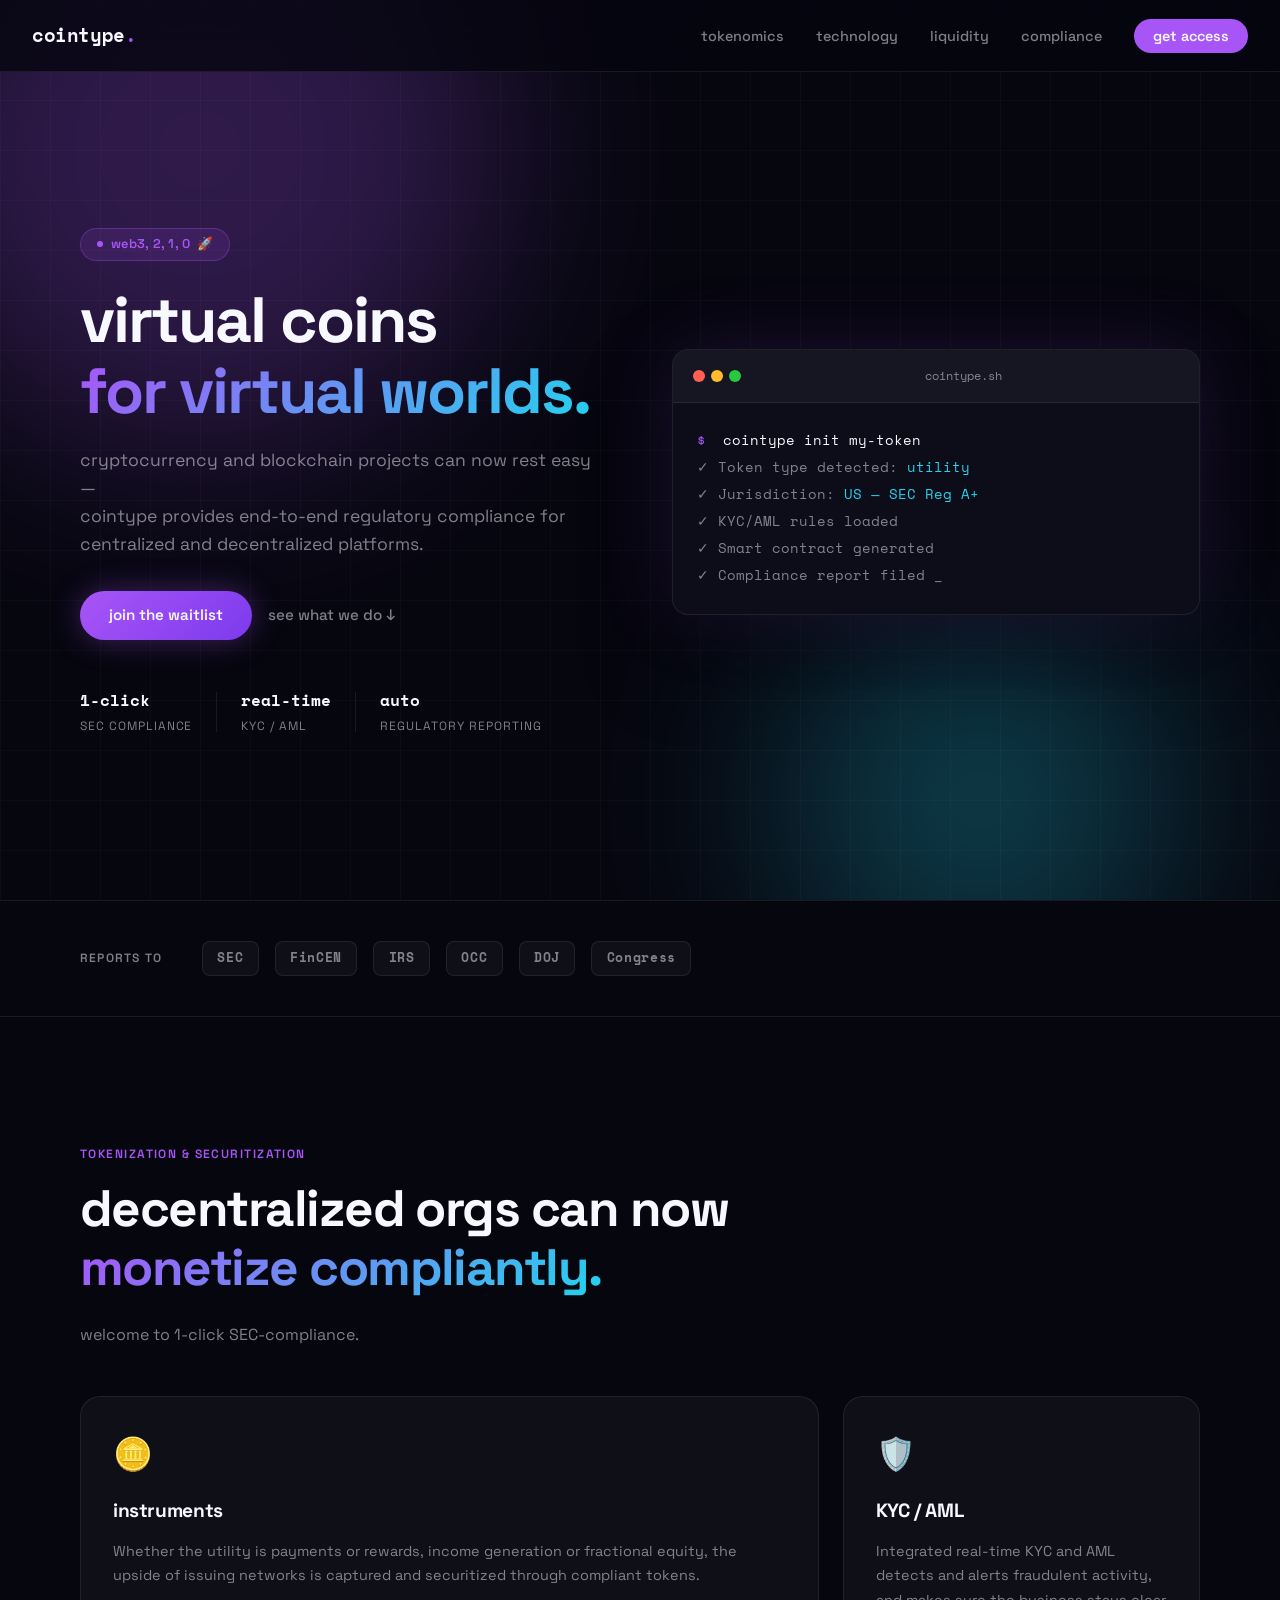
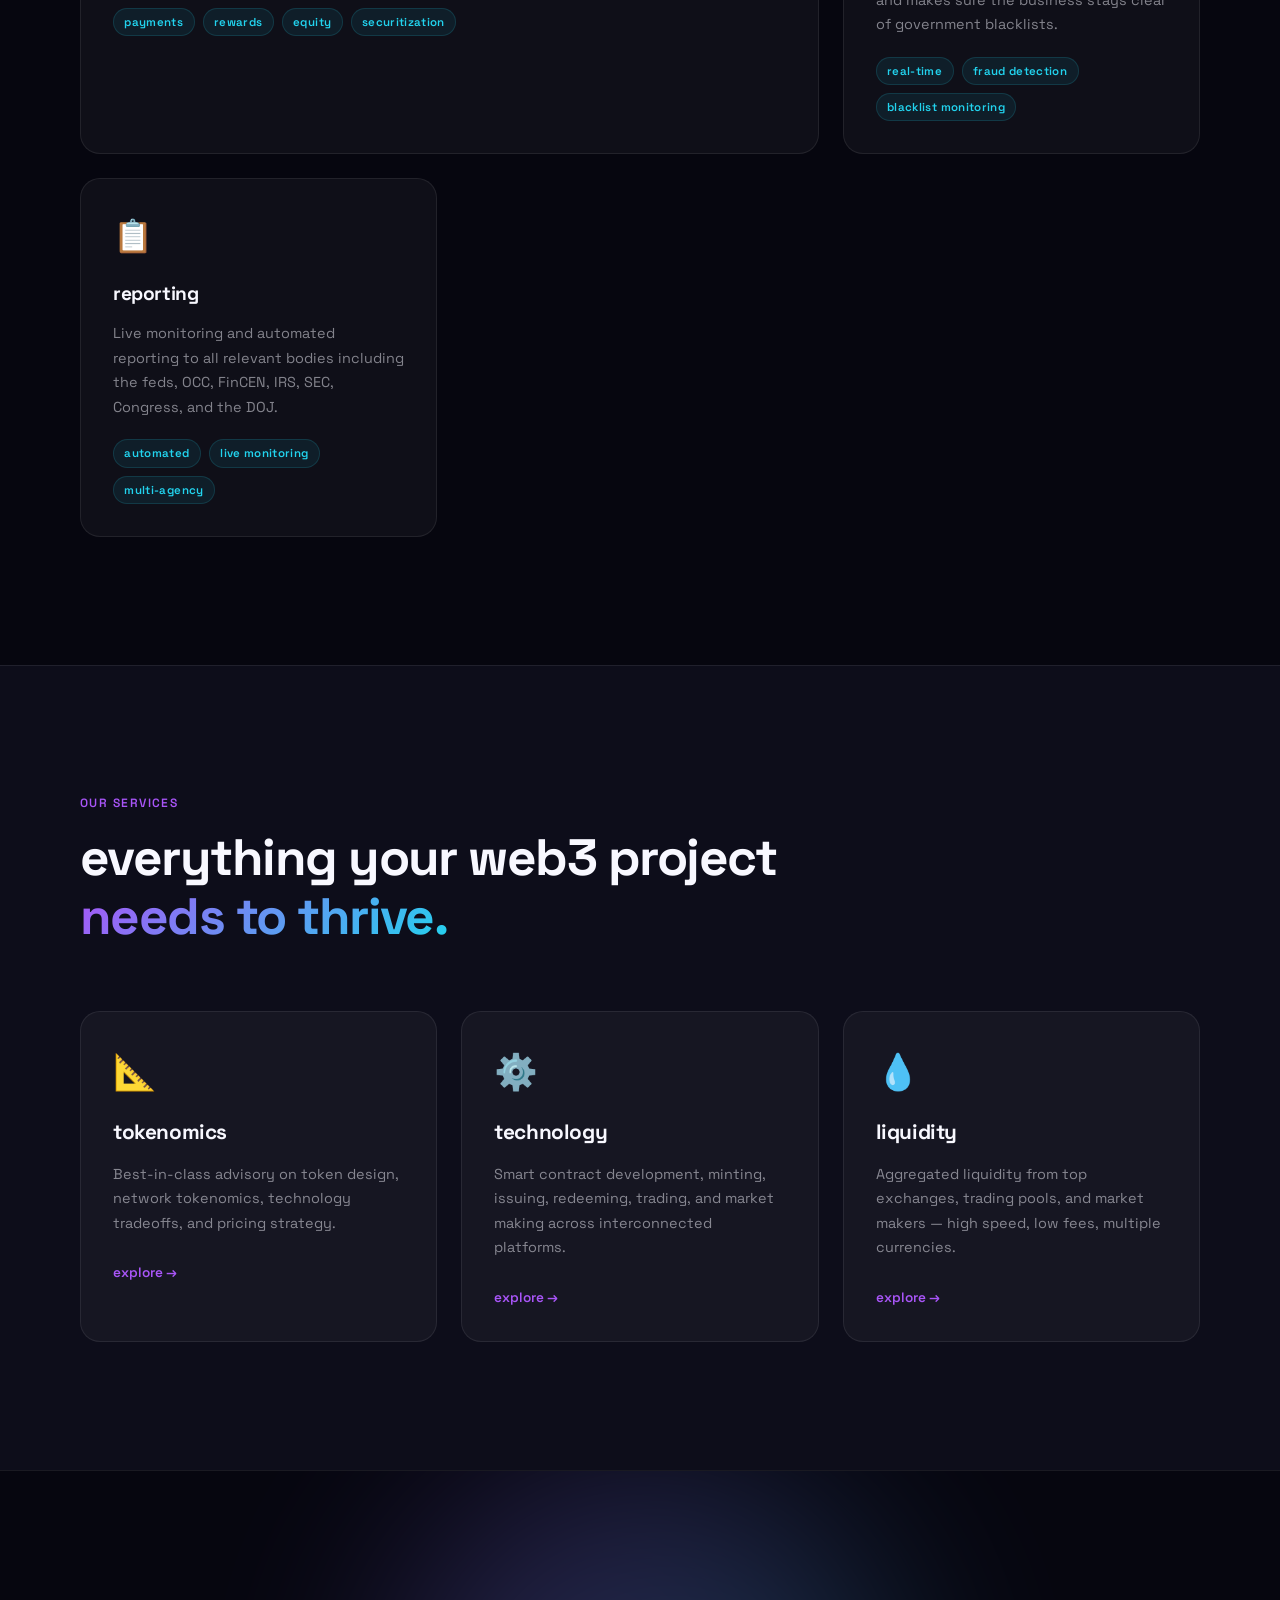
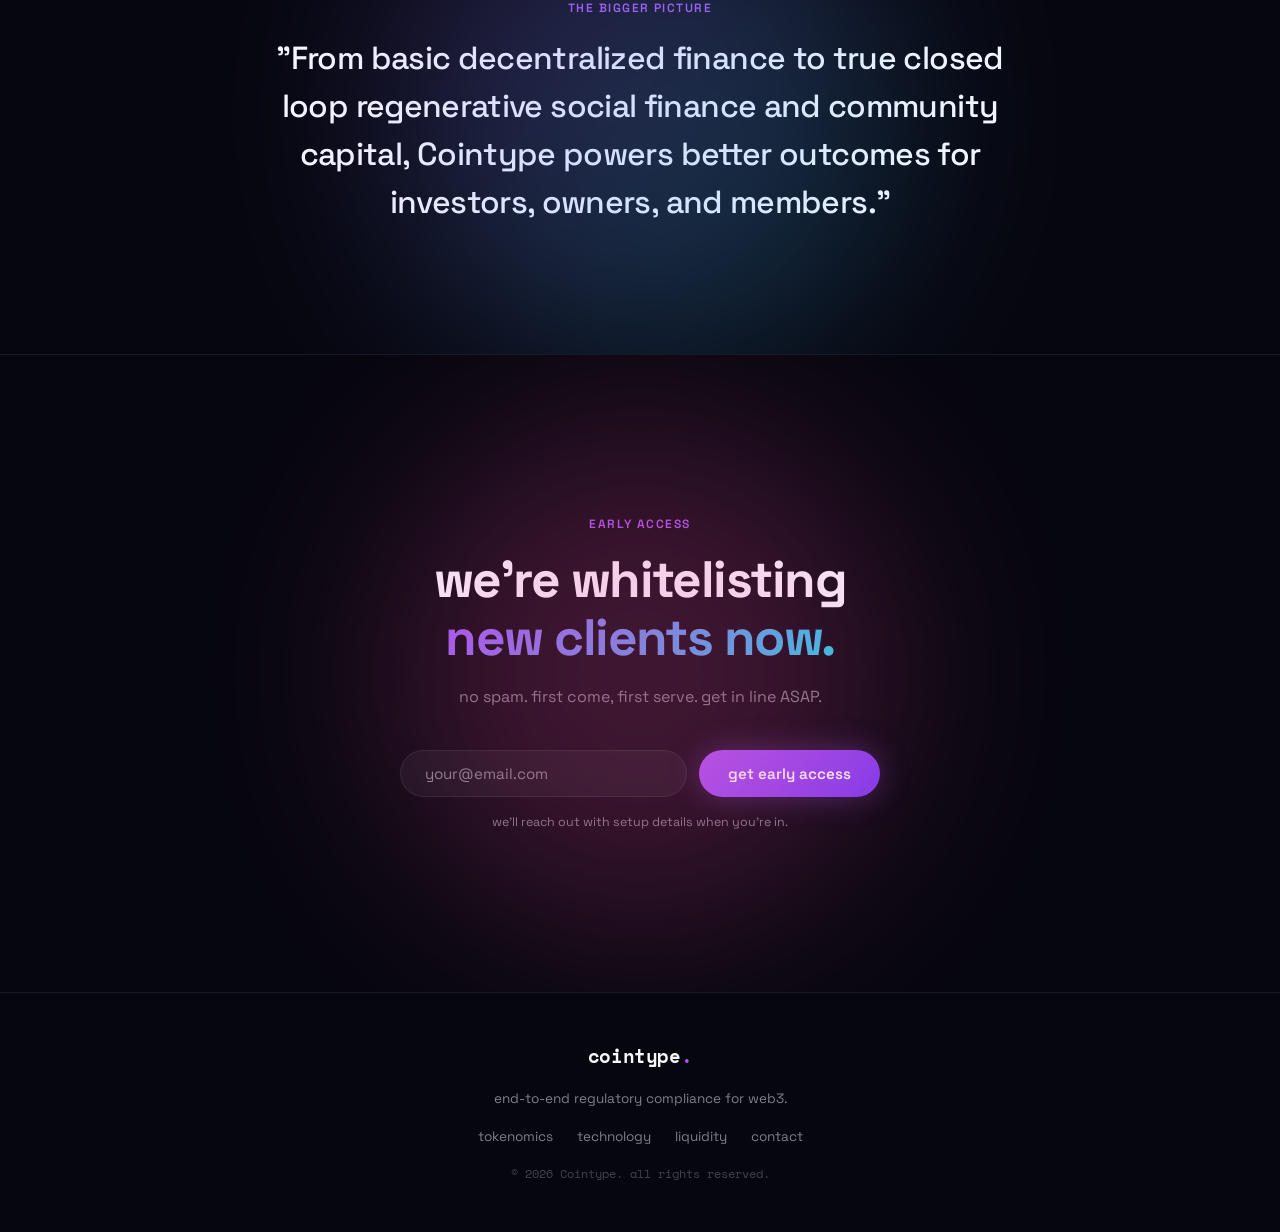
<file: index.html>
<!DOCTYPE html>
<html lang="en">
<head>
  <meta charset="UTF-8" />
  <meta name="viewport" content="width=device-width, initial-scale=1.0" />
  <title>Cointype — Virtual Coins for Virtual Worlds</title>
  <link rel="preconnect" href="https://fonts.googleapis.com" />
  <link rel="preconnect" href="https://fonts.gstatic.com" crossorigin />
  <link href="https://fonts.googleapis.com/css2?family=Space+Grotesk:wght@300;400;500;600;700&family=Space+Mono:wght@400;700&display=swap" rel="stylesheet" />
  <link rel="stylesheet" href="styles.css" />
</head>
<body>

  <!-- NAV -->
  <nav class="nav">
    <a href="index.html" class="nav-logo">cointype<span class="dot">.</span></a>
    <ul class="nav-links">
      <li><a href="tokenomics.html">tokenomics</a></li>
      <li><a href="technology.html">technology</a></li>
      <li><a href="liquidity.html">liquidity</a></li>
      <li><a href="#compliance">compliance</a></li>
      <li><a href="#waitlist" class="nav-cta">get access</a></li>
    </ul>
    <button class="hamburger" aria-label="menu">
      <span></span><span></span><span></span>
    </button>
  </nav>

  <!-- HERO -->
  <section class="hero">
    <div class="hero-bg">
      <div class="orb orb-1"></div>
      <div class="orb orb-2"></div>
      <div class="grid-overlay"></div>
    </div>
    <div class="hero-content">
      <div class="badge">
        <span class="badge-dot"></span>
        web3, 2, 1, 0 &nbsp;🚀
      </div>
      <h1 class="hero-title">
        virtual coins<br />
        <span class="gradient-text">for virtual worlds.</span>
      </h1>
      <p class="hero-sub">
        cryptocurrency and blockchain projects can now rest easy —<br />
        cointype provides end-to-end regulatory compliance for<br />
        centralized and decentralized platforms.
      </p>
      <div class="hero-actions">
        <a href="#waitlist" class="btn-primary">join the waitlist</a>
        <a href="#compliance" class="btn-ghost">see what we do ↓</a>
      </div>
      <div class="hero-stats">
        <div class="stat">
          <span class="stat-num">1-click</span>
          <span class="stat-label">SEC compliance</span>
        </div>
        <div class="stat-div"></div>
        <div class="stat">
          <span class="stat-num">real-time</span>
          <span class="stat-label">KYC / AML</span>
        </div>
        <div class="stat-div"></div>
        <div class="stat">
          <span class="stat-num">auto</span>
          <span class="stat-label">regulatory reporting</span>
        </div>
      </div>
    </div>
    <div class="hero-visual">
      <div class="terminal">
        <div class="terminal-bar">
          <span class="t-dot red"></span>
          <span class="t-dot yellow"></span>
          <span class="t-dot green"></span>
          <span class="t-title">cointype.sh</span>
        </div>
        <div class="terminal-body">
          <p><span class="t-prompt">$</span> cointype init my-token</p>
          <p class="t-out">✓ Token type detected: <span class="t-hl">utility</span></p>
          <p class="t-out">✓ Jurisdiction: <span class="t-hl">US — SEC Reg A+</span></p>
          <p class="t-out">✓ KYC/AML rules loaded</p>
          <p class="t-out">✓ Smart contract generated</p>
          <p class="t-out">✓ Compliance report filed <span class="cursor">_</span></p>
        </div>
      </div>
    </div>
  </section>

  <!-- REPORTS TO -->
  <section class="logos-section">
    <p class="logos-label">reports to</p>
    <div class="logos-row">
      <span class="logo-tag">SEC</span>
      <span class="logo-tag">FinCEN</span>
      <span class="logo-tag">IRS</span>
      <span class="logo-tag">OCC</span>
      <span class="logo-tag">DOJ</span>
      <span class="logo-tag">Congress</span>
    </div>
  </section>

  <!-- COMPLIANCE / TOKENIZATION -->
  <section class="features" id="compliance">
    <div class="section-label">tokenization &amp; securitization</div>
    <h2 class="section-title">decentralized orgs can now<br /><span class="gradient-text">monetize compliantly.</span></h2>
    <p class="section-sub">welcome to 1-click SEC-compliance.</p>

    <div class="features-grid">

      <div class="feature-card card-wide">
        <div class="feature-icon">🪙</div>
        <h3>instruments</h3>
        <p>Whether the utility is payments or rewards, income generation or fractional equity, the upside of issuing networks is captured and securitized through compliant tokens.</p>
        <div class="feature-tags">
          <span>payments</span>
          <span>rewards</span>
          <span>equity</span>
          <span>securitization</span>
        </div>
      </div>

      <div class="feature-card">
        <div class="feature-icon">🛡️</div>
        <h3>KYC / AML</h3>
        <p>Integrated real-time KYC and AML detects and alerts fraudulent activity, and makes sure the business stays clear of government blacklists.</p>
        <div class="feature-tags">
          <span>real-time</span>
          <span>fraud detection</span>
          <span>blacklist monitoring</span>
        </div>
      </div>

      <div class="feature-card">
        <div class="feature-icon">📋</div>
        <h3>reporting</h3>
        <p>Live monitoring and automated reporting to all relevant bodies including the feds, OCC, FinCEN, IRS, SEC, Congress, and the DOJ.</p>
        <div class="feature-tags">
          <span>automated</span>
          <span>live monitoring</span>
          <span>multi-agency</span>
        </div>
      </div>

    </div>
  </section>

  <!-- SERVICES OVERVIEW -->
  <section class="services-overview">
    <div class="section-label">our services</div>
    <h2 class="section-title">everything your web3 project<br /><span class="gradient-text">needs to thrive.</span></h2>

    <div class="services-grid">
      <a href="tokenomics.html" class="service-card">
        <div class="service-icon">📐</div>
        <h3>tokenomics</h3>
        <p>Best-in-class advisory on token design, network tokenomics, technology tradeoffs, and pricing strategy.</p>
        <span class="service-link">explore →</span>
      </a>
      <a href="technology.html" class="service-card">
        <div class="service-icon">⚙️</div>
        <h3>technology</h3>
        <p>Smart contract development, minting, issuing, redeeming, trading, and market making across interconnected platforms.</p>
        <span class="service-link">explore →</span>
      </a>
      <a href="liquidity.html" class="service-card">
        <div class="service-icon">💧</div>
        <h3>liquidity</h3>
        <p>Aggregated liquidity from top exchanges, trading pools, and market makers — high speed, low fees, multiple currencies.</p>
        <span class="service-link">explore →</span>
      </a>
    </div>
  </section>

  <!-- VISION -->
  <section class="vision">
    <div class="vision-inner">
      <div class="orb orb-vision"></div>
      <div class="section-label">the bigger picture</div>
      <blockquote class="vision-quote">
        "From basic decentralized finance to true closed loop regenerative social finance and community capital, Cointype powers better outcomes for investors, owners, and members."
      </blockquote>
    </div>
  </section>

  <!-- WAITLIST -->
  <section class="waitlist" id="waitlist">
    <div class="waitlist-inner">
      <div class="orb orb-3"></div>
      <div class="section-label">early access</div>
      <h2 class="waitlist-title">we're whitelisting<br /><span class="gradient-text">new clients now.</span></h2>
      <p class="waitlist-sub">no spam. first come, first serve. get in line ASAP.</p>
      <form class="waitlist-form" id="waitlistForm">
        <input type="email" placeholder="your@email.com" required class="email-input" />
        <button type="submit" class="btn-primary">get early access</button>
      </form>
      <p class="waitlist-note">we'll reach out with setup details when you're in.</p>
    </div>
  </section>

  <!-- FOOTER -->
  <footer class="footer">
    <div class="footer-inner">
      <a href="index.html" class="nav-logo">cointype<span class="dot">.</span></a>
      <p class="footer-tagline">end-to-end regulatory compliance for web3.</p>
      <div class="footer-links">
        <a href="tokenomics.html">tokenomics</a>
        <a href="technology.html">technology</a>
        <a href="liquidity.html">liquidity</a>
        <a href="mailto:hello@cointype.xyz">contact</a>
      </div>
      <p class="footer-copy">© 2026 Cointype. all rights reserved.</p>
    </div>
  </footer>

  <script src="script.js"></script>
</body>
</html>
</file>
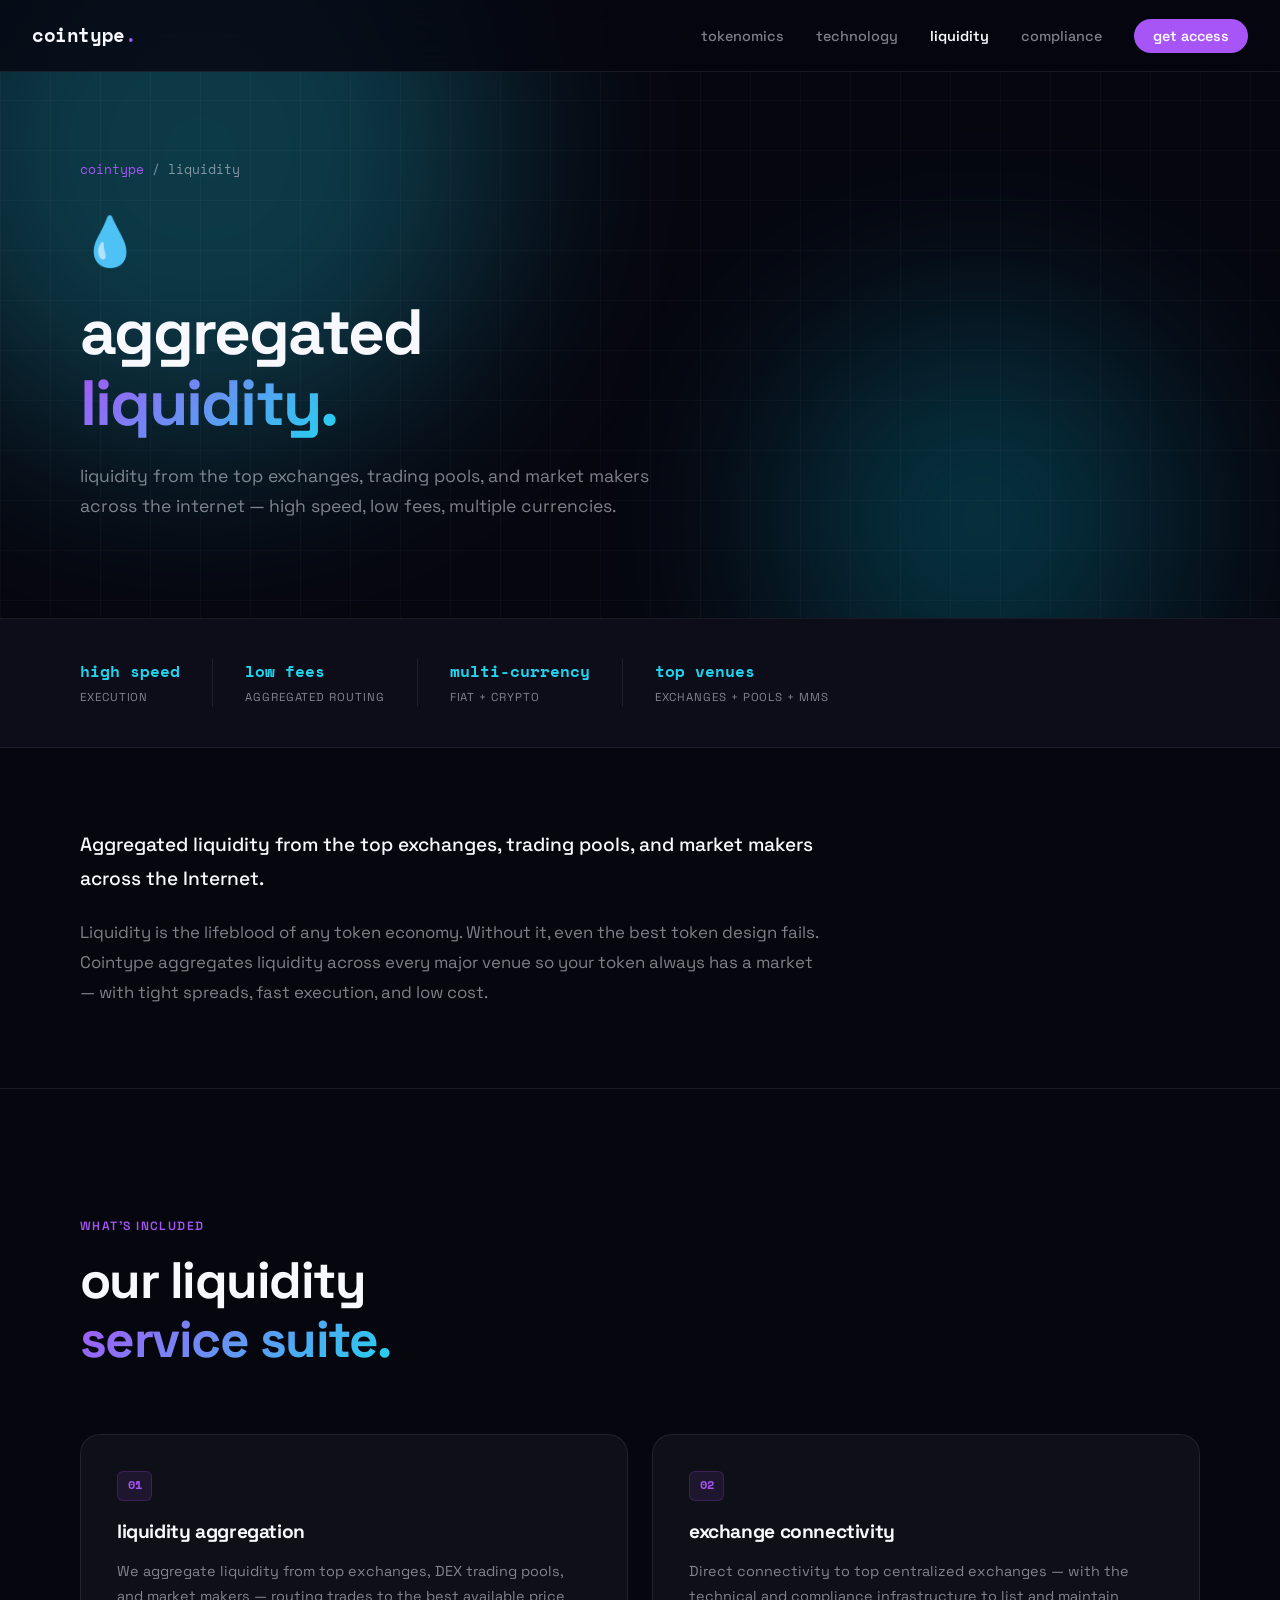
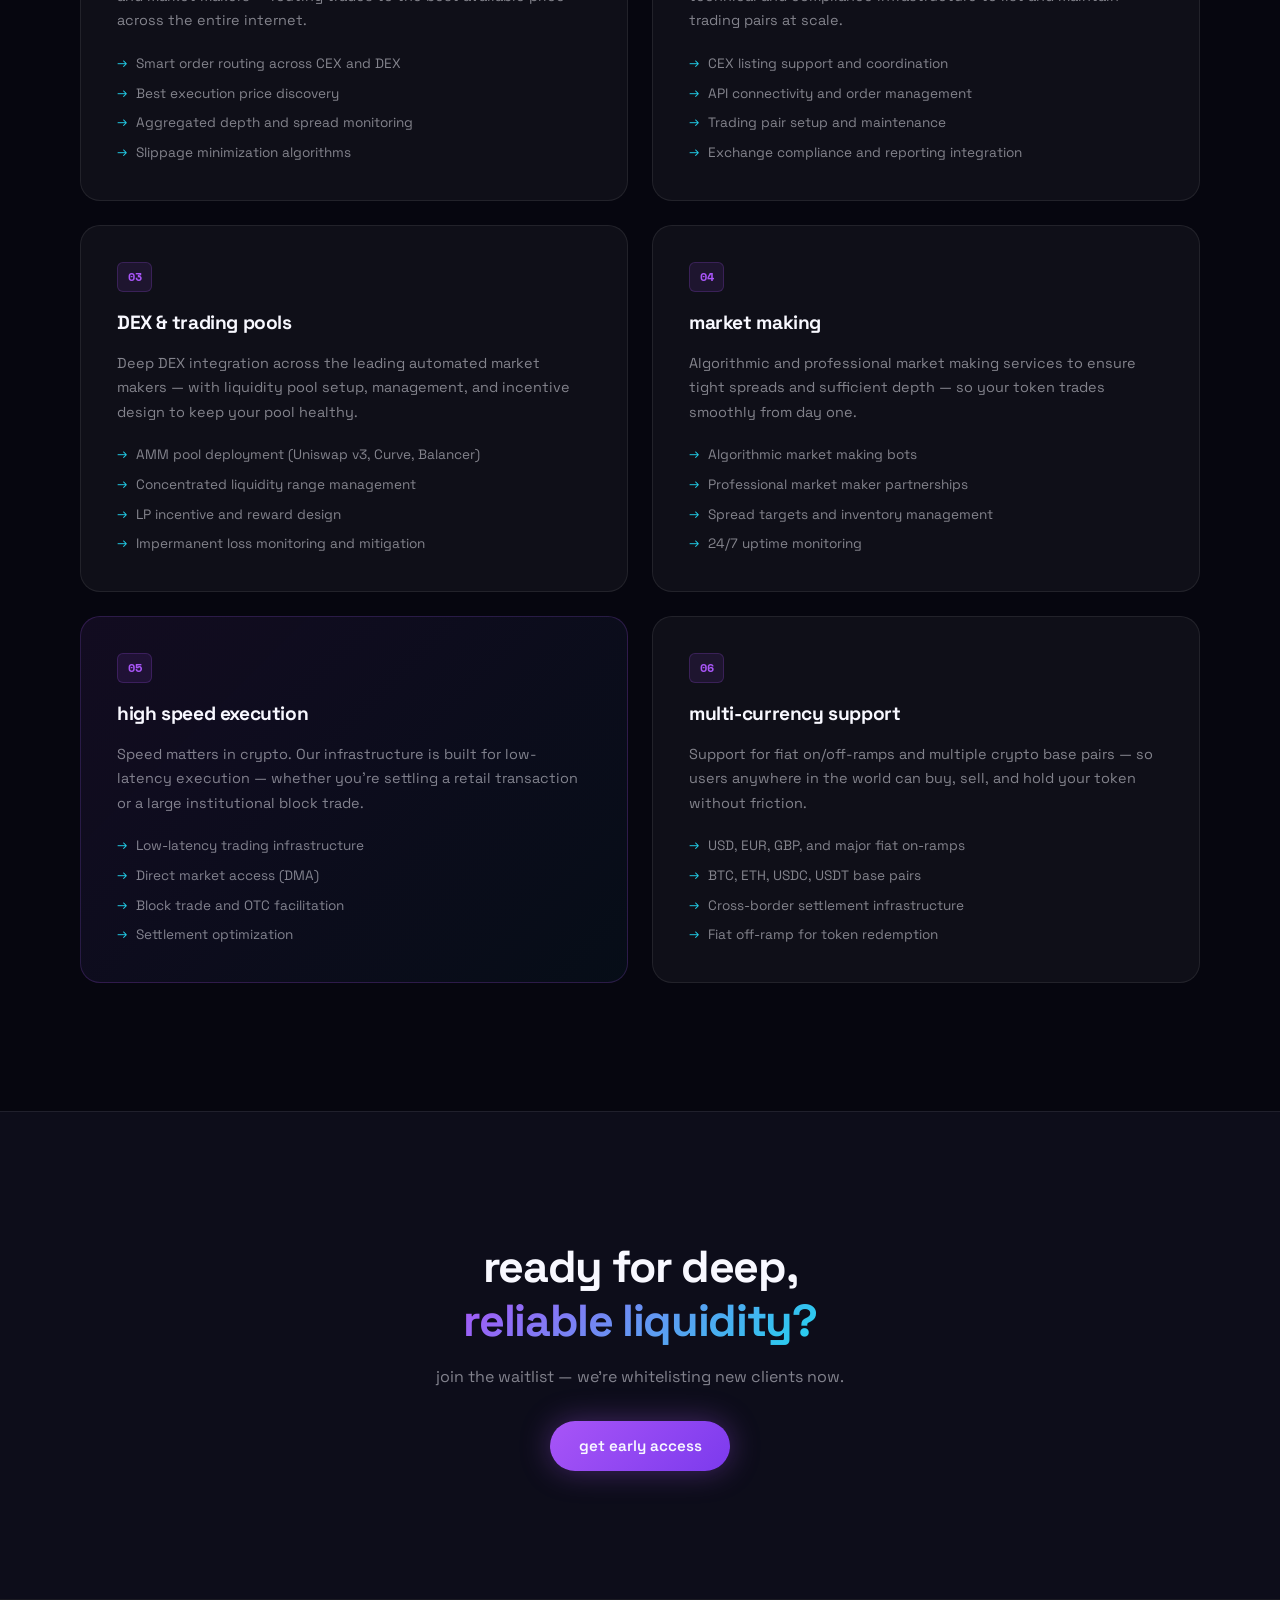
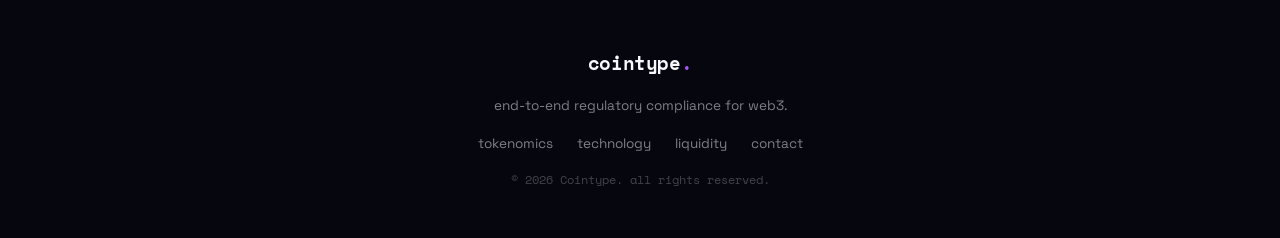
<file: liquidity.html>
<!DOCTYPE html>
<html lang="en">
<head>
  <meta charset="UTF-8" />
  <meta name="viewport" content="width=device-width, initial-scale=1.0" />
  <title>Cointype — Liquidity</title>
  <link rel="preconnect" href="https://fonts.googleapis.com" />
  <link rel="preconnect" href="https://fonts.gstatic.com" crossorigin />
  <link href="https://fonts.googleapis.com/css2?family=Space+Grotesk:wght@300;400;500;600;700&family=Space+Mono:wght@400;700&display=swap" rel="stylesheet" />
  <link rel="stylesheet" href="styles.css" />
</head>
<body>

  <!-- NAV -->
  <nav class="nav">
    <a href="index.html" class="nav-logo">cointype<span class="dot">.</span></a>
    <ul class="nav-links">
      <li><a href="tokenomics.html">tokenomics</a></li>
      <li><a href="technology.html">technology</a></li>
      <li><a href="liquidity.html" class="nav-active">liquidity</a></li>
      <li><a href="index.html#compliance">compliance</a></li>
      <li><a href="index.html#waitlist" class="nav-cta">get access</a></li>
    </ul>
    <button class="hamburger" aria-label="menu">
      <span></span><span></span><span></span>
    </button>
  </nav>

  <!-- PAGE HERO -->
  <section class="page-hero">
    <div class="hero-bg">
      <div class="orb orb-1" style="background: #22d3ee;"></div>
      <div class="orb orb-2" style="background: #06b6d4;"></div>
      <div class="grid-overlay"></div>
    </div>
    <div class="page-hero-content">
      <div class="breadcrumb"><a href="index.html">cointype</a> / liquidity</div>
      <div class="page-hero-icon">💧</div>
      <h1 class="page-title">aggregated<br /><span class="gradient-text">liquidity.</span></h1>
      <p class="page-sub">liquidity from the top exchanges, trading pools, and market makers across the internet — high speed, low fees, multiple currencies.</p>
    </div>
  </section>

  <!-- STATS BAR -->
  <section class="stats-bar">
    <div class="stats-bar-inner">
      <div class="stat-item">
        <span class="stat-big">high speed</span>
        <span class="stat-small">execution</span>
      </div>
      <div class="stat-div-lg"></div>
      <div class="stat-item">
        <span class="stat-big">low fees</span>
        <span class="stat-small">aggregated routing</span>
      </div>
      <div class="stat-div-lg"></div>
      <div class="stat-item">
        <span class="stat-big">multi-currency</span>
        <span class="stat-small">fiat + crypto</span>
      </div>
      <div class="stat-div-lg"></div>
      <div class="stat-item">
        <span class="stat-big">top venues</span>
        <span class="stat-small">exchanges + pools + MMs</span>
      </div>
    </div>
  </section>

  <!-- INTRO -->
  <section class="page-intro">
    <div class="intro-inner">
      <p class="intro-text">Aggregated liquidity from the top exchanges, trading pools, and market makers across the Internet.</p>
      <p class="intro-text">Liquidity is the lifeblood of any token economy. Without it, even the best token design fails. Cointype aggregates liquidity across every major venue so your token always has a market — with tight spreads, fast execution, and low cost.</p>
    </div>
  </section>

  <!-- SERVICES DETAIL -->
  <section class="page-services">
    <div class="section-label">what's included</div>
    <h2 class="section-title">our liquidity<br /><span class="gradient-text">service suite.</span></h2>

    <div class="detail-grid">

      <div class="detail-card">
        <div class="detail-num">01</div>
        <h3>liquidity aggregation</h3>
        <p>We aggregate liquidity from top exchanges, DEX trading pools, and market makers — routing trades to the best available price across the entire internet.</p>
        <ul class="detail-list">
          <li>Smart order routing across CEX and DEX</li>
          <li>Best execution price discovery</li>
          <li>Aggregated depth and spread monitoring</li>
          <li>Slippage minimization algorithms</li>
        </ul>
      </div>

      <div class="detail-card">
        <div class="detail-num">02</div>
        <h3>exchange connectivity</h3>
        <p>Direct connectivity to top centralized exchanges — with the technical and compliance infrastructure to list and maintain trading pairs at scale.</p>
        <ul class="detail-list">
          <li>CEX listing support and coordination</li>
          <li>API connectivity and order management</li>
          <li>Trading pair setup and maintenance</li>
          <li>Exchange compliance and reporting integration</li>
        </ul>
      </div>

      <div class="detail-card">
        <div class="detail-num">03</div>
        <h3>DEX &amp; trading pools</h3>
        <p>Deep DEX integration across the leading automated market makers — with liquidity pool setup, management, and incentive design to keep your pool healthy.</p>
        <ul class="detail-list">
          <li>AMM pool deployment (Uniswap v3, Curve, Balancer)</li>
          <li>Concentrated liquidity range management</li>
          <li>LP incentive and reward design</li>
          <li>Impermanent loss monitoring and mitigation</li>
        </ul>
      </div>

      <div class="detail-card">
        <div class="detail-num">04</div>
        <h3>market making</h3>
        <p>Algorithmic and professional market making services to ensure tight spreads and sufficient depth — so your token trades smoothly from day one.</p>
        <ul class="detail-list">
          <li>Algorithmic market making bots</li>
          <li>Professional market maker partnerships</li>
          <li>Spread targets and inventory management</li>
          <li>24/7 uptime monitoring</li>
        </ul>
      </div>

      <div class="detail-card card-highlight">
        <div class="detail-num">05</div>
        <h3>high speed execution</h3>
        <p>Speed matters in crypto. Our infrastructure is built for low-latency execution — whether you're settling a retail transaction or a large institutional block trade.</p>
        <ul class="detail-list">
          <li>Low-latency trading infrastructure</li>
          <li>Direct market access (DMA)</li>
          <li>Block trade and OTC facilitation</li>
          <li>Settlement optimization</li>
        </ul>
      </div>

      <div class="detail-card">
        <div class="detail-num">06</div>
        <h3>multi-currency support</h3>
        <p>Support for fiat on/off-ramps and multiple crypto base pairs — so users anywhere in the world can buy, sell, and hold your token without friction.</p>
        <ul class="detail-list">
          <li>USD, EUR, GBP, and major fiat on-ramps</li>
          <li>BTC, ETH, USDC, USDT base pairs</li>
          <li>Cross-border settlement infrastructure</li>
          <li>Fiat off-ramp for token redemption</li>
        </ul>
      </div>

    </div>
  </section>

  <!-- CTA -->
  <section class="page-cta">
    <div class="page-cta-inner">
      <h2>ready for deep,<br /><span class="gradient-text">reliable liquidity?</span></h2>
      <p>join the waitlist — we're whitelisting new clients now.</p>
      <a href="index.html#waitlist" class="btn-primary">get early access</a>
    </div>
  </section>

  <!-- FOOTER -->
  <footer class="footer">
    <div class="footer-inner">
      <a href="index.html" class="nav-logo">cointype<span class="dot">.</span></a>
      <p class="footer-tagline">end-to-end regulatory compliance for web3.</p>
      <div class="footer-links">
        <a href="tokenomics.html">tokenomics</a>
        <a href="technology.html">technology</a>
        <a href="liquidity.html">liquidity</a>
        <a href="mailto:hello@cointype.xyz">contact</a>
      </div>
      <p class="footer-copy">© 2026 Cointype. all rights reserved.</p>
    </div>
  </footer>

  <script src="script.js"></script>
</body>
</html>
</file>
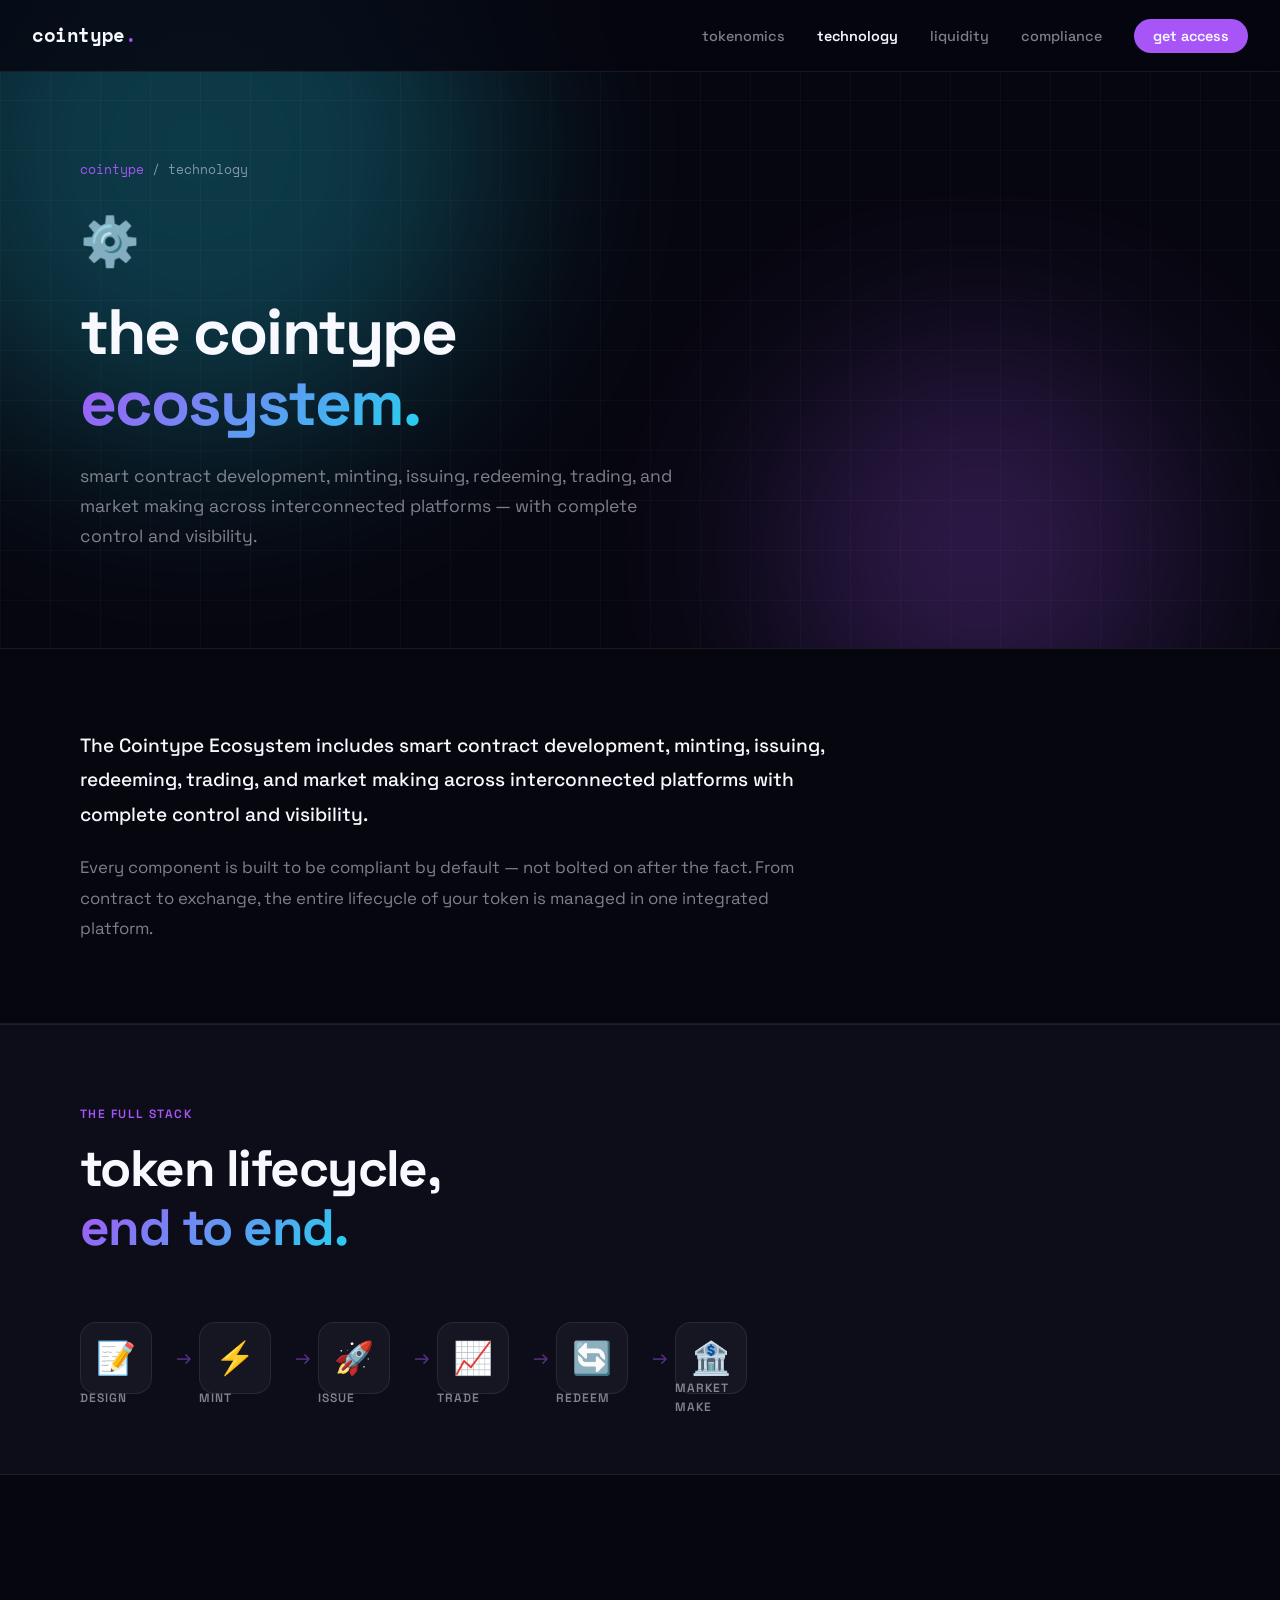
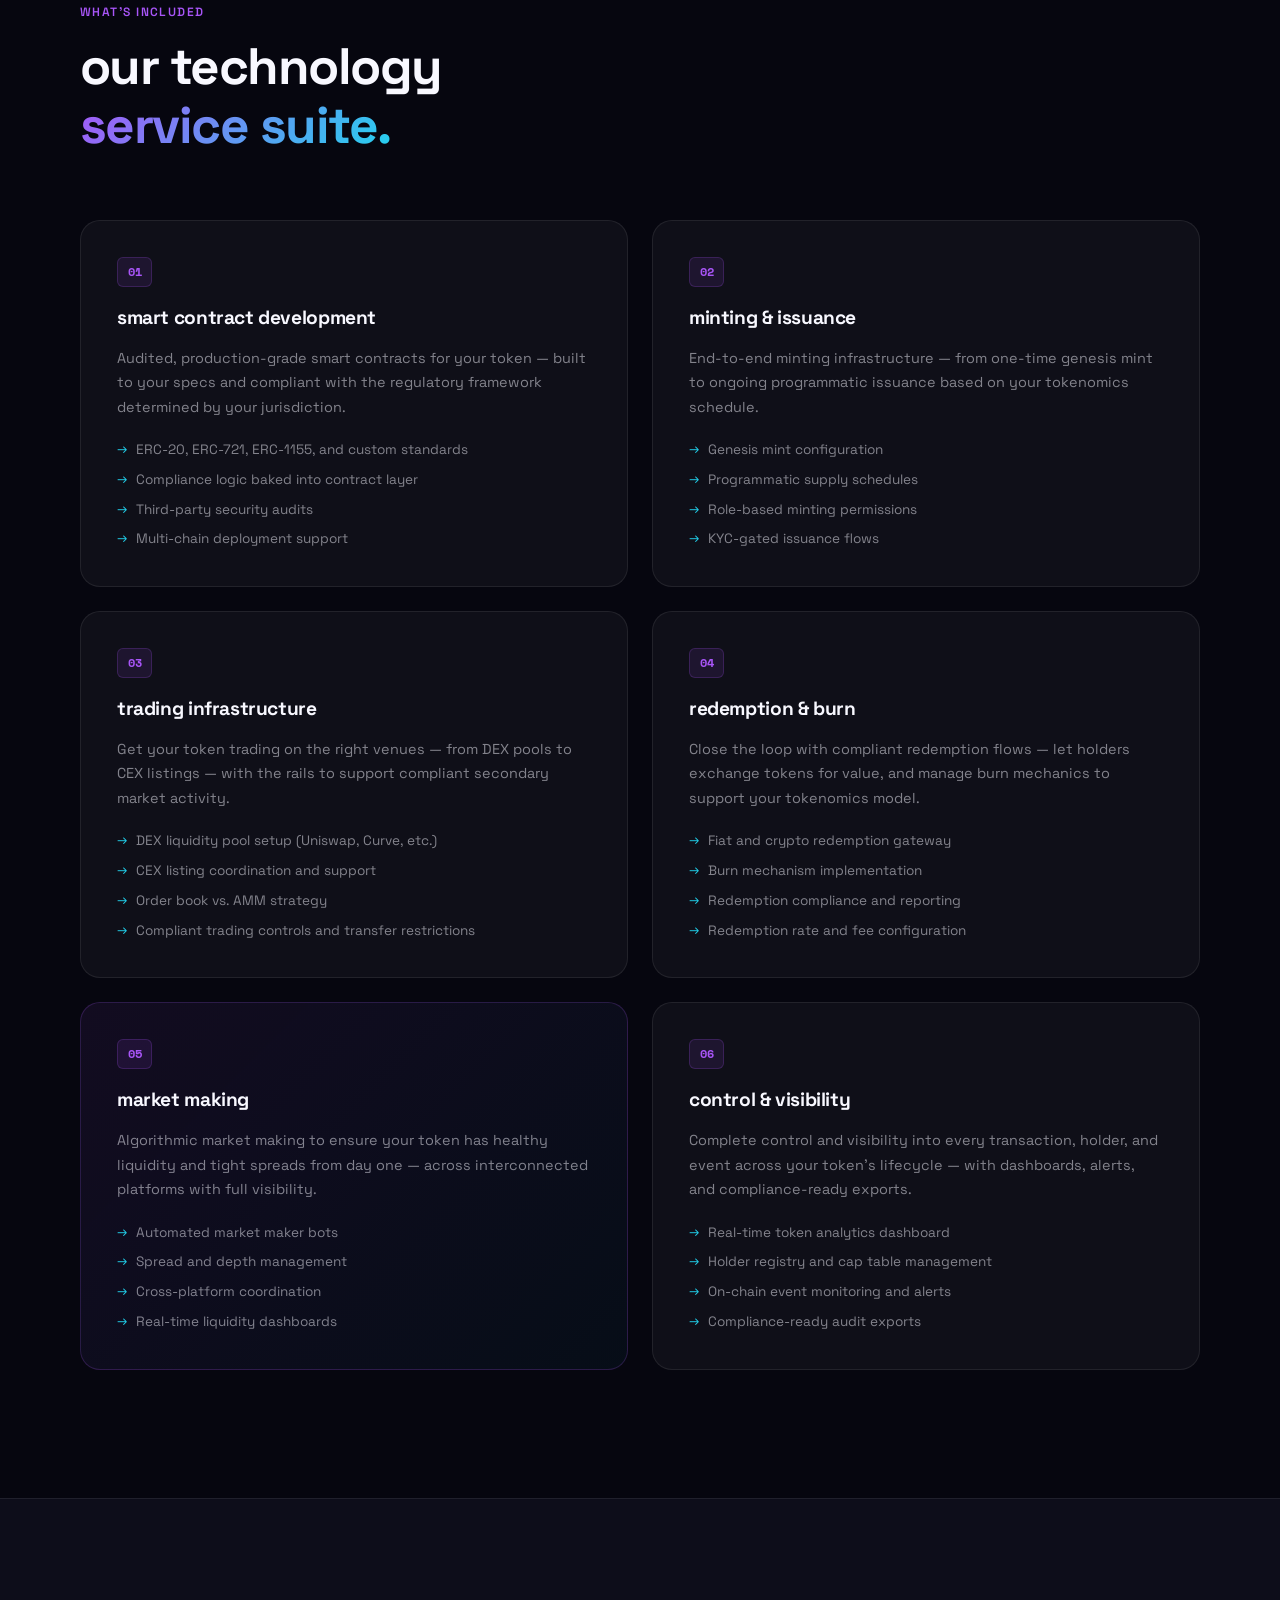
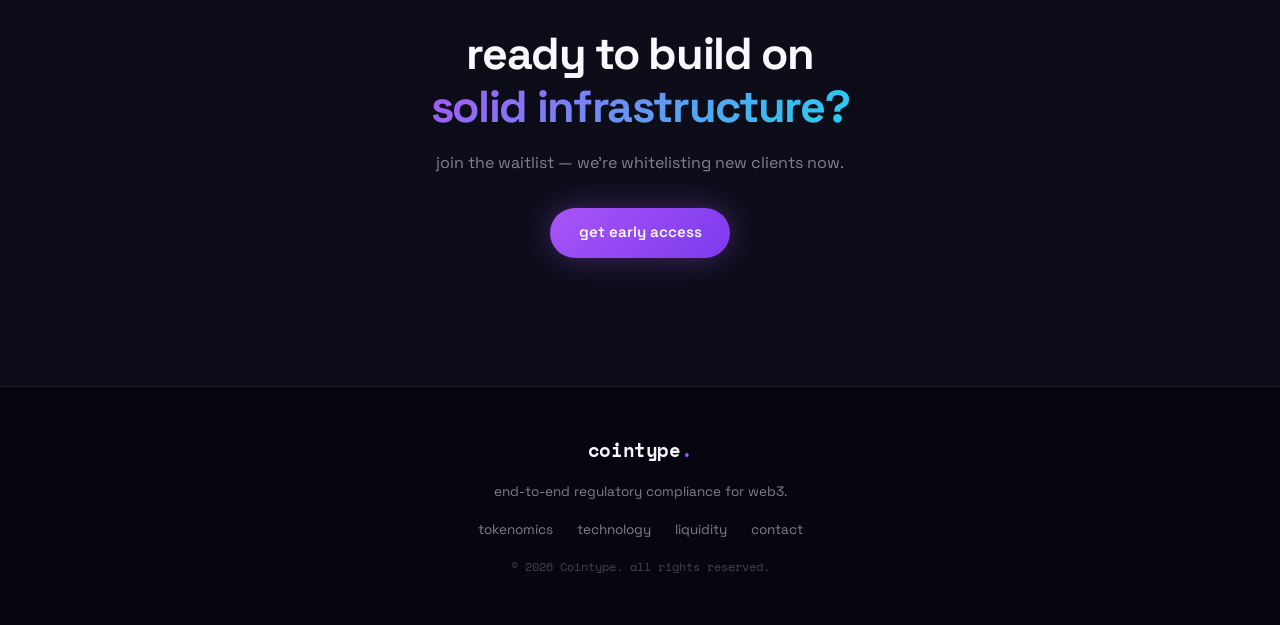
<file: technology.html>
<!DOCTYPE html>
<html lang="en">
<head>
  <meta charset="UTF-8" />
  <meta name="viewport" content="width=device-width, initial-scale=1.0" />
  <title>Cointype — Technology</title>
  <link rel="preconnect" href="https://fonts.googleapis.com" />
  <link rel="preconnect" href="https://fonts.gstatic.com" crossorigin />
  <link href="https://fonts.googleapis.com/css2?family=Space+Grotesk:wght@300;400;500;600;700&family=Space+Mono:wght@400;700&display=swap" rel="stylesheet" />
  <link rel="stylesheet" href="styles.css" />
</head>
<body>

  <!-- NAV -->
  <nav class="nav">
    <a href="index.html" class="nav-logo">cointype<span class="dot">.</span></a>
    <ul class="nav-links">
      <li><a href="tokenomics.html">tokenomics</a></li>
      <li><a href="technology.html" class="nav-active">technology</a></li>
      <li><a href="liquidity.html">liquidity</a></li>
      <li><a href="index.html#compliance">compliance</a></li>
      <li><a href="index.html#waitlist" class="nav-cta">get access</a></li>
    </ul>
    <button class="hamburger" aria-label="menu">
      <span></span><span></span><span></span>
    </button>
  </nav>

  <!-- PAGE HERO -->
  <section class="page-hero">
    <div class="hero-bg">
      <div class="orb orb-1" style="background: var(--cyan);"></div>
      <div class="orb orb-2" style="background: var(--purple);"></div>
      <div class="grid-overlay"></div>
    </div>
    <div class="page-hero-content">
      <div class="breadcrumb"><a href="index.html">cointype</a> / technology</div>
      <div class="page-hero-icon">⚙️</div>
      <h1 class="page-title">the cointype<br /><span class="gradient-text">ecosystem.</span></h1>
      <p class="page-sub">smart contract development, minting, issuing, redeeming, trading, and market making across interconnected platforms — with complete control and visibility.</p>
    </div>
  </section>

  <!-- INTRO -->
  <section class="page-intro">
    <div class="intro-inner">
      <p class="intro-text">The Cointype Ecosystem includes smart contract development, minting, issuing, redeeming, trading, and market making across interconnected platforms with complete control and visibility.</p>
      <p class="intro-text">Every component is built to be compliant by default — not bolted on after the fact. From contract to exchange, the entire lifecycle of your token is managed in one integrated platform.</p>
    </div>
  </section>

  <!-- ECOSYSTEM DIAGRAM -->
  <section class="ecosystem">
    <div class="section-label">the full stack</div>
    <h2 class="section-title">token lifecycle,<br /><span class="gradient-text">end to end.</span></h2>

    <div class="lifecycle">
      <div class="lifecycle-step">
        <div class="lc-icon">📝</div>
        <div class="lc-label">design</div>
        <div class="lc-arrow">→</div>
      </div>
      <div class="lifecycle-step">
        <div class="lc-icon">⚡</div>
        <div class="lc-label">mint</div>
        <div class="lc-arrow">→</div>
      </div>
      <div class="lifecycle-step">
        <div class="lc-icon">🚀</div>
        <div class="lc-label">issue</div>
        <div class="lc-arrow">→</div>
      </div>
      <div class="lifecycle-step">
        <div class="lc-icon">📈</div>
        <div class="lc-label">trade</div>
        <div class="lc-arrow">→</div>
      </div>
      <div class="lifecycle-step">
        <div class="lc-icon">🔄</div>
        <div class="lc-label">redeem</div>
        <div class="lc-arrow">→</div>
      </div>
      <div class="lifecycle-step">
        <div class="lc-icon">🏦</div>
        <div class="lc-label">market make</div>
      </div>
    </div>
  </section>

  <!-- SERVICES DETAIL -->
  <section class="page-services">
    <div class="section-label">what's included</div>
    <h2 class="section-title">our technology<br /><span class="gradient-text">service suite.</span></h2>

    <div class="detail-grid">

      <div class="detail-card">
        <div class="detail-num">01</div>
        <h3>smart contract development</h3>
        <p>Audited, production-grade smart contracts for your token — built to your specs and compliant with the regulatory framework determined by your jurisdiction.</p>
        <ul class="detail-list">
          <li>ERC-20, ERC-721, ERC-1155, and custom standards</li>
          <li>Compliance logic baked into contract layer</li>
          <li>Third-party security audits</li>
          <li>Multi-chain deployment support</li>
        </ul>
      </div>

      <div class="detail-card">
        <div class="detail-num">02</div>
        <h3>minting &amp; issuance</h3>
        <p>End-to-end minting infrastructure — from one-time genesis mint to ongoing programmatic issuance based on your tokenomics schedule.</p>
        <ul class="detail-list">
          <li>Genesis mint configuration</li>
          <li>Programmatic supply schedules</li>
          <li>Role-based minting permissions</li>
          <li>KYC-gated issuance flows</li>
        </ul>
      </div>

      <div class="detail-card">
        <div class="detail-num">03</div>
        <h3>trading infrastructure</h3>
        <p>Get your token trading on the right venues — from DEX pools to CEX listings — with the rails to support compliant secondary market activity.</p>
        <ul class="detail-list">
          <li>DEX liquidity pool setup (Uniswap, Curve, etc.)</li>
          <li>CEX listing coordination and support</li>
          <li>Order book vs. AMM strategy</li>
          <li>Compliant trading controls and transfer restrictions</li>
        </ul>
      </div>

      <div class="detail-card">
        <div class="detail-num">04</div>
        <h3>redemption &amp; burn</h3>
        <p>Close the loop with compliant redemption flows — let holders exchange tokens for value, and manage burn mechanics to support your tokenomics model.</p>
        <ul class="detail-list">
          <li>Fiat and crypto redemption gateway</li>
          <li>Burn mechanism implementation</li>
          <li>Redemption compliance and reporting</li>
          <li>Redemption rate and fee configuration</li>
        </ul>
      </div>

      <div class="detail-card card-highlight">
        <div class="detail-num">05</div>
        <h3>market making</h3>
        <p>Algorithmic market making to ensure your token has healthy liquidity and tight spreads from day one — across interconnected platforms with full visibility.</p>
        <ul class="detail-list">
          <li>Automated market maker bots</li>
          <li>Spread and depth management</li>
          <li>Cross-platform coordination</li>
          <li>Real-time liquidity dashboards</li>
        </ul>
      </div>

      <div class="detail-card">
        <div class="detail-num">06</div>
        <h3>control &amp; visibility</h3>
        <p>Complete control and visibility into every transaction, holder, and event across your token's lifecycle — with dashboards, alerts, and compliance-ready exports.</p>
        <ul class="detail-list">
          <li>Real-time token analytics dashboard</li>
          <li>Holder registry and cap table management</li>
          <li>On-chain event monitoring and alerts</li>
          <li>Compliance-ready audit exports</li>
        </ul>
      </div>

    </div>
  </section>

  <!-- CTA -->
  <section class="page-cta">
    <div class="page-cta-inner">
      <h2>ready to build on<br /><span class="gradient-text">solid infrastructure?</span></h2>
      <p>join the waitlist — we're whitelisting new clients now.</p>
      <a href="index.html#waitlist" class="btn-primary">get early access</a>
    </div>
  </section>

  <!-- FOOTER -->
  <footer class="footer">
    <div class="footer-inner">
      <a href="index.html" class="nav-logo">cointype<span class="dot">.</span></a>
      <p class="footer-tagline">end-to-end regulatory compliance for web3.</p>
      <div class="footer-links">
        <a href="tokenomics.html">tokenomics</a>
        <a href="technology.html">technology</a>
        <a href="liquidity.html">liquidity</a>
        <a href="mailto:hello@cointype.xyz">contact</a>
      </div>
      <p class="footer-copy">© 2026 Cointype. all rights reserved.</p>
    </div>
  </footer>

  <script src="script.js"></script>
</body>
</html>
</file>
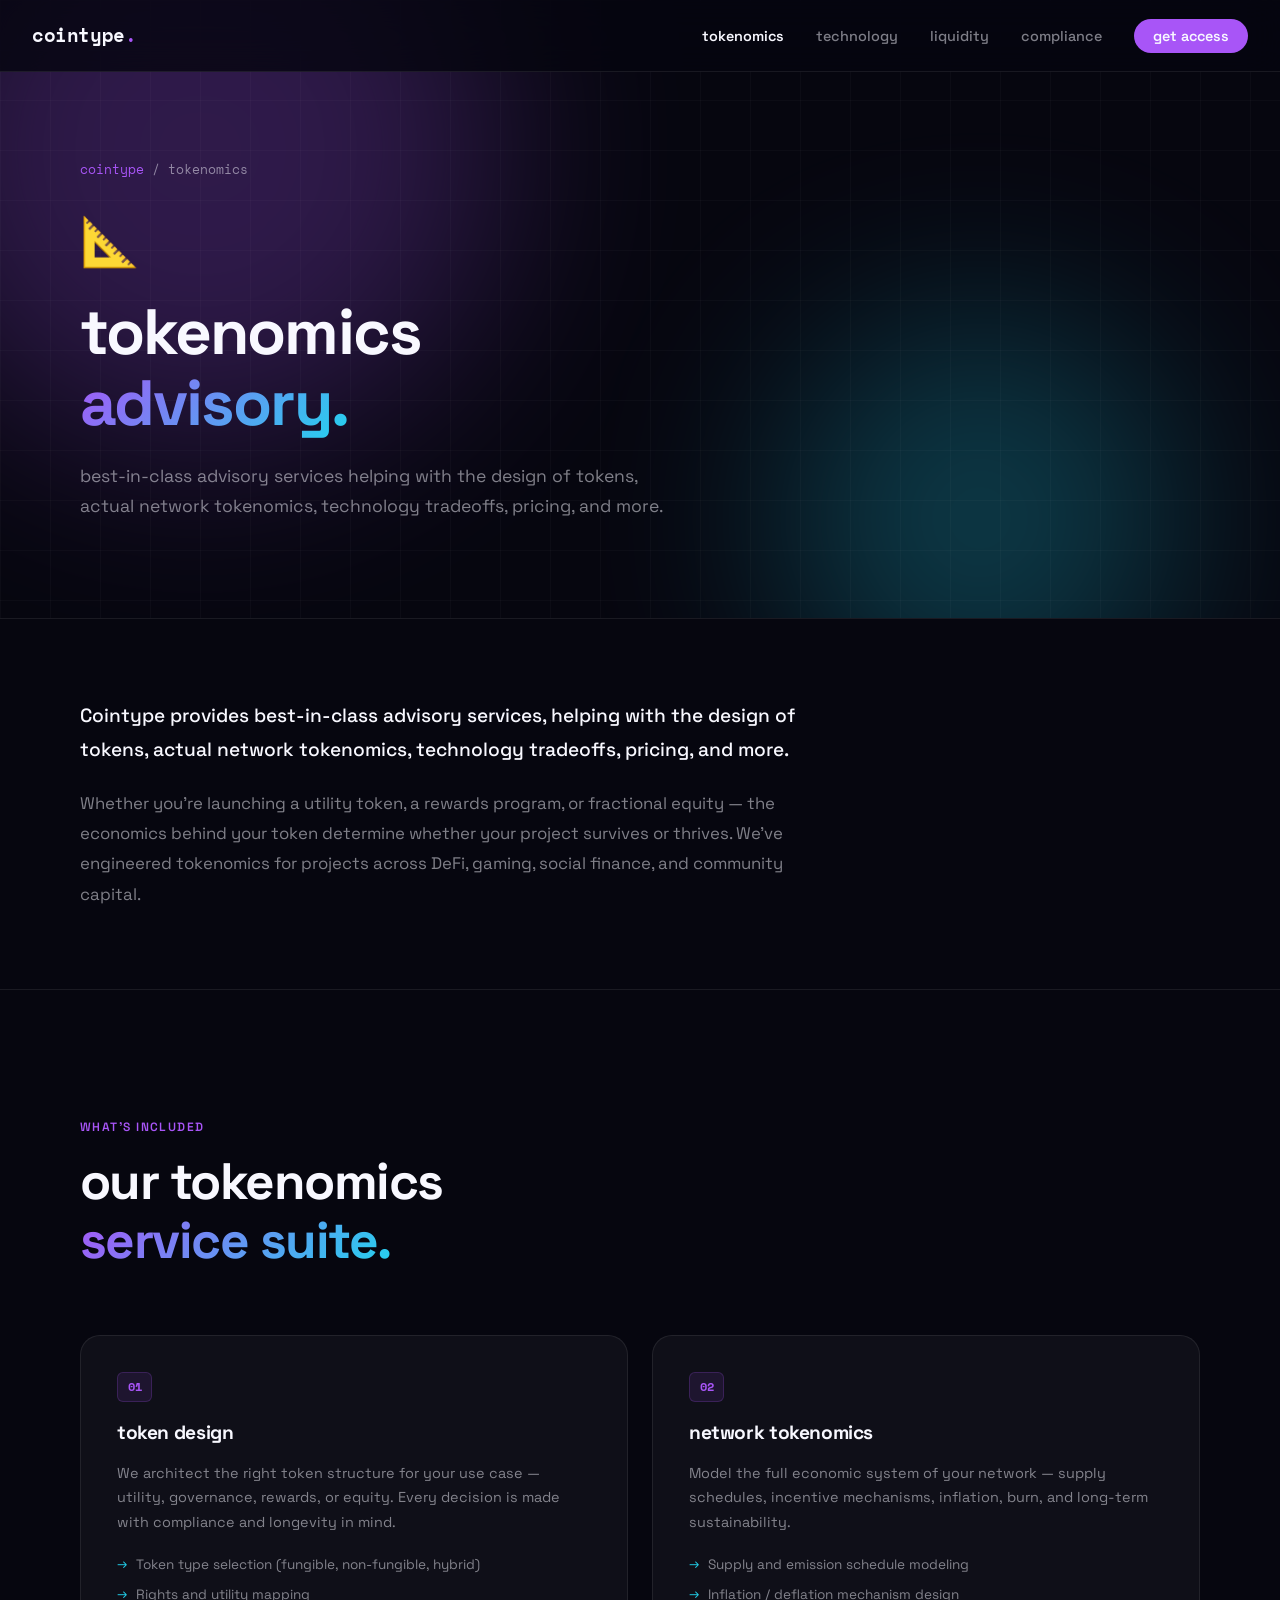
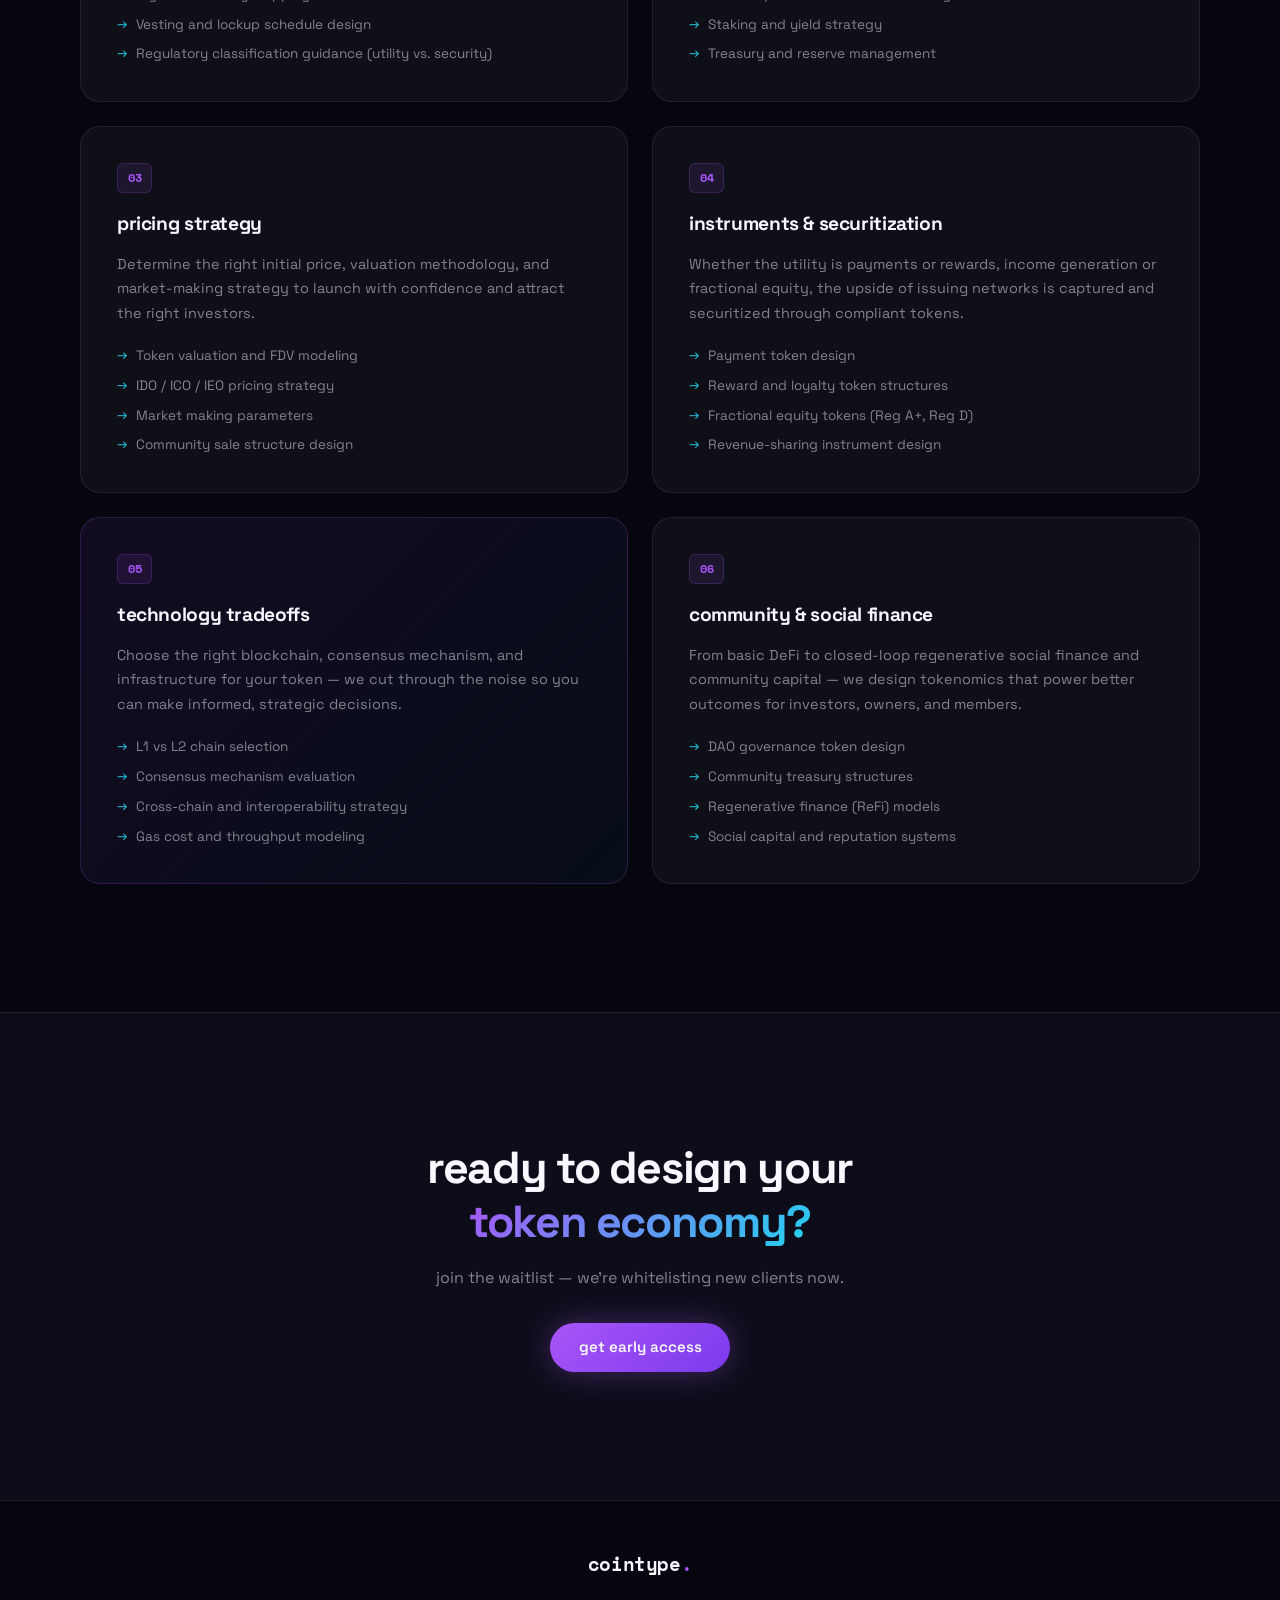
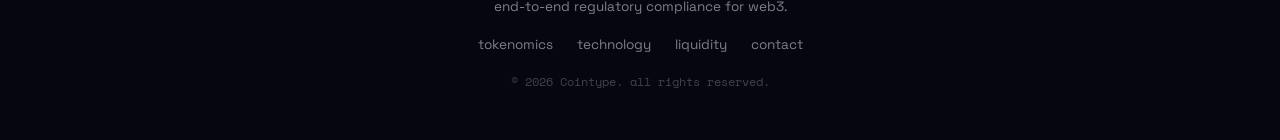
<file: tokenomics.html>
<!DOCTYPE html>
<html lang="en">
<head>
  <meta charset="UTF-8" />
  <meta name="viewport" content="width=device-width, initial-scale=1.0" />
  <title>Cointype — Tokenomics Advisory</title>
  <link rel="preconnect" href="https://fonts.googleapis.com" />
  <link rel="preconnect" href="https://fonts.gstatic.com" crossorigin />
  <link href="https://fonts.googleapis.com/css2?family=Space+Grotesk:wght@300;400;500;600;700&family=Space+Mono:wght@400;700&display=swap" rel="stylesheet" />
  <link rel="stylesheet" href="styles.css" />
</head>
<body>

  <!-- NAV -->
  <nav class="nav">
    <a href="index.html" class="nav-logo">cointype<span class="dot">.</span></a>
    <ul class="nav-links">
      <li><a href="tokenomics.html" class="nav-active">tokenomics</a></li>
      <li><a href="technology.html">technology</a></li>
      <li><a href="liquidity.html">liquidity</a></li>
      <li><a href="index.html#compliance">compliance</a></li>
      <li><a href="index.html#waitlist" class="nav-cta">get access</a></li>
    </ul>
    <button class="hamburger" aria-label="menu">
      <span></span><span></span><span></span>
    </button>
  </nav>

  <!-- PAGE HERO -->
  <section class="page-hero">
    <div class="hero-bg">
      <div class="orb orb-1"></div>
      <div class="orb orb-2"></div>
      <div class="grid-overlay"></div>
    </div>
    <div class="page-hero-content">
      <div class="breadcrumb"><a href="index.html">cointype</a> / tokenomics</div>
      <div class="page-hero-icon">📐</div>
      <h1 class="page-title">tokenomics<br /><span class="gradient-text">advisory.</span></h1>
      <p class="page-sub">best-in-class advisory services helping with the design of tokens, actual network tokenomics, technology tradeoffs, pricing, and more.</p>
    </div>
  </section>

  <!-- INTRO -->
  <section class="page-intro">
    <div class="intro-inner">
      <p class="intro-text">Cointype provides best-in-class advisory services, helping with the design of tokens, actual network tokenomics, technology tradeoffs, pricing, and more.</p>
      <p class="intro-text">Whether you're launching a utility token, a rewards program, or fractional equity — the economics behind your token determine whether your project survives or thrives. We've engineered tokenomics for projects across DeFi, gaming, social finance, and community capital.</p>
    </div>
  </section>

  <!-- SERVICES DETAIL -->
  <section class="page-services">
    <div class="section-label">what's included</div>
    <h2 class="section-title">our tokenomics<br /><span class="gradient-text">service suite.</span></h2>

    <div class="detail-grid">

      <div class="detail-card">
        <div class="detail-num">01</div>
        <h3>token design</h3>
        <p>We architect the right token structure for your use case — utility, governance, rewards, or equity. Every decision is made with compliance and longevity in mind.</p>
        <ul class="detail-list">
          <li>Token type selection (fungible, non-fungible, hybrid)</li>
          <li>Rights and utility mapping</li>
          <li>Vesting and lockup schedule design</li>
          <li>Regulatory classification guidance (utility vs. security)</li>
        </ul>
      </div>

      <div class="detail-card">
        <div class="detail-num">02</div>
        <h3>network tokenomics</h3>
        <p>Model the full economic system of your network — supply schedules, incentive mechanisms, inflation, burn, and long-term sustainability.</p>
        <ul class="detail-list">
          <li>Supply and emission schedule modeling</li>
          <li>Inflation / deflation mechanism design</li>
          <li>Staking and yield strategy</li>
          <li>Treasury and reserve management</li>
        </ul>
      </div>

      <div class="detail-card">
        <div class="detail-num">03</div>
        <h3>pricing strategy</h3>
        <p>Determine the right initial price, valuation methodology, and market-making strategy to launch with confidence and attract the right investors.</p>
        <ul class="detail-list">
          <li>Token valuation and FDV modeling</li>
          <li>IDO / ICO / IEO pricing strategy</li>
          <li>Market making parameters</li>
          <li>Community sale structure design</li>
        </ul>
      </div>

      <div class="detail-card">
        <div class="detail-num">04</div>
        <h3>instruments &amp; securitization</h3>
        <p>Whether the utility is payments or rewards, income generation or fractional equity, the upside of issuing networks is captured and securitized through compliant tokens.</p>
        <ul class="detail-list">
          <li>Payment token design</li>
          <li>Reward and loyalty token structures</li>
          <li>Fractional equity tokens (Reg A+, Reg D)</li>
          <li>Revenue-sharing instrument design</li>
        </ul>
      </div>

      <div class="detail-card card-highlight">
        <div class="detail-num">05</div>
        <h3>technology tradeoffs</h3>
        <p>Choose the right blockchain, consensus mechanism, and infrastructure for your token — we cut through the noise so you can make informed, strategic decisions.</p>
        <ul class="detail-list">
          <li>L1 vs L2 chain selection</li>
          <li>Consensus mechanism evaluation</li>
          <li>Cross-chain and interoperability strategy</li>
          <li>Gas cost and throughput modeling</li>
        </ul>
      </div>

      <div class="detail-card">
        <div class="detail-num">06</div>
        <h3>community &amp; social finance</h3>
        <p>From basic DeFi to closed-loop regenerative social finance and community capital — we design tokenomics that power better outcomes for investors, owners, and members.</p>
        <ul class="detail-list">
          <li>DAO governance token design</li>
          <li>Community treasury structures</li>
          <li>Regenerative finance (ReFi) models</li>
          <li>Social capital and reputation systems</li>
        </ul>
      </div>

    </div>
  </section>

  <!-- CTA -->
  <section class="page-cta">
    <div class="page-cta-inner">
      <h2>ready to design your<br /><span class="gradient-text">token economy?</span></h2>
      <p>join the waitlist — we're whitelisting new clients now.</p>
      <a href="index.html#waitlist" class="btn-primary">get early access</a>
    </div>
  </section>

  <!-- FOOTER -->
  <footer class="footer">
    <div class="footer-inner">
      <a href="index.html" class="nav-logo">cointype<span class="dot">.</span></a>
      <p class="footer-tagline">end-to-end regulatory compliance for web3.</p>
      <div class="footer-links">
        <a href="tokenomics.html">tokenomics</a>
        <a href="technology.html">technology</a>
        <a href="liquidity.html">liquidity</a>
        <a href="mailto:hello@cointype.xyz">contact</a>
      </div>
      <p class="footer-copy">© 2026 Cointype. all rights reserved.</p>
    </div>
  </footer>

  <script src="script.js"></script>
</body>
</html>
</file>
<file: styles.css>
/* ==========================================
   COINTYPE — Gen-Z / Gen-Alpha Design System
   ========================================== */

*, *::before, *::after { box-sizing: border-box; margin: 0; padding: 0; }

:root {
  --bg:        #06060f;
  --bg-2:      #0d0d1a;
  --bg-card:   rgba(255,255,255,0.04);
  --border:    rgba(255,255,255,0.08);
  --purple:    #a855f7;
  --cyan:      #22d3ee;
  --pink:      #ec4899;
  --white:     #f8f8ff;
  --muted:     rgba(248,248,255,0.5);
  --font:      'Space Grotesk', sans-serif;
  --mono:      'Space Mono', monospace;
}

html { scroll-behavior: smooth; }

body {
  background: var(--bg);
  color: var(--white);
  font-family: var(--font);
  line-height: 1.6;
  overflow-x: hidden;
}

/* ── NAV ── */
.nav {
  position: fixed; top: 0; left: 0; right: 0; z-index: 100;
  display: flex; align-items: center; justify-content: space-between;
  padding: 1.25rem 2rem;
  background: rgba(6,6,15,0.8);
  backdrop-filter: blur(20px);
  border-bottom: 1px solid var(--border);
}

.nav-logo {
  font-family: var(--mono);
  font-size: 1.2rem;
  font-weight: 700;
  color: var(--white);
  text-decoration: none;
  letter-spacing: -0.02em;
}

.dot { color: var(--purple); }

.nav-links {
  display: flex; align-items: center; gap: 2rem;
  list-style: none;
}

.nav-links a {
  color: var(--muted);
  text-decoration: none;
  font-size: 0.9rem;
  font-weight: 500;
  transition: color 0.2s;
}

.nav-links a:hover { color: var(--white); }

.nav-cta {
  background: var(--purple) !important;
  color: var(--white) !important;
  padding: 0.5rem 1.2rem;
  border-radius: 100px;
  font-weight: 600 !important;
  transition: opacity 0.2s !important;
}
.nav-cta:hover { opacity: 0.85; }

.hamburger {
  display: none;
  flex-direction: column; gap: 5px;
  background: none; border: none; cursor: pointer; padding: 4px;
}
.hamburger span {
  display: block; width: 22px; height: 2px;
  background: var(--white); border-radius: 2px;
  transition: 0.3s;
}

/* ── HERO ── */
.hero {
  min-height: 100vh;
  display: grid;
  grid-template-columns: 1fr 1fr;
  align-items: center;
  gap: 4rem;
  padding: 10rem 5rem 6rem;
  position: relative;
  overflow: hidden;
}

.hero-bg {
  position: absolute; inset: 0; pointer-events: none; z-index: 0;
}

.orb {
  position: absolute; border-radius: 50%;
  filter: blur(100px); opacity: 0.25;
}
.orb-1 {
  width: 600px; height: 600px;
  background: var(--purple);
  top: -150px; left: -100px;
  animation: drift 8s ease-in-out infinite alternate;
}
.orb-2 {
  width: 400px; height: 400px;
  background: var(--cyan);
  bottom: -100px; right: 100px;
  animation: drift 10s ease-in-out infinite alternate-reverse;
}
.orb-3 {
  width: 500px; height: 500px;
  background: var(--pink);
  top: 50%; left: 50%;
  transform: translate(-50%, -50%);
  animation: drift 7s ease-in-out infinite alternate;
}

@keyframes drift {
  from { transform: translate(0, 0); }
  to   { transform: translate(30px, -30px); }
}

.grid-overlay {
  position: absolute; inset: 0;
  background-image:
    linear-gradient(rgba(255,255,255,0.025) 1px, transparent 1px),
    linear-gradient(90deg, rgba(255,255,255,0.025) 1px, transparent 1px);
  background-size: 50px 50px;
}

.hero-content { position: relative; z-index: 1; }
.hero-visual  { position: relative; z-index: 1; }

.badge {
  display: inline-flex; align-items: center; gap: 0.5rem;
  background: rgba(168, 85, 247, 0.12);
  border: 1px solid rgba(168, 85, 247, 0.3);
  color: var(--purple);
  padding: 0.35rem 1rem;
  border-radius: 100px;
  font-size: 0.8rem;
  font-weight: 600;
  letter-spacing: 0.02em;
  text-transform: lowercase;
  margin-bottom: 1.5rem;
}

.badge-dot {
  width: 6px; height: 6px; border-radius: 50%;
  background: var(--purple);
  animation: pulse 1.5s ease-in-out infinite;
}

@keyframes pulse {
  0%, 100% { opacity: 1; transform: scale(1); }
  50%       { opacity: 0.4; transform: scale(0.8); }
}

.hero-title {
  font-size: clamp(2.5rem, 5vw, 4.5rem);
  font-weight: 700;
  line-height: 1.1;
  letter-spacing: -0.03em;
  margin-bottom: 1.25rem;
}

.gradient-text {
  background: linear-gradient(135deg, var(--purple), var(--cyan));
  -webkit-background-clip: text;
  -webkit-text-fill-color: transparent;
  background-clip: text;
}

.hero-sub {
  font-size: 1.1rem;
  color: var(--muted);
  margin-bottom: 2rem;
  font-weight: 400;
}

.hero-actions {
  display: flex; align-items: center; gap: 1rem;
  flex-wrap: wrap;
  margin-bottom: 3rem;
}

.btn-primary {
  display: inline-block;
  background: linear-gradient(135deg, var(--purple), #7c3aed);
  color: var(--white);
  padding: 0.8rem 1.8rem;
  border-radius: 100px;
  font-weight: 600;
  font-size: 0.95rem;
  text-decoration: none;
  border: none;
  cursor: pointer;
  transition: transform 0.2s, box-shadow 0.2s;
  font-family: var(--font);
  box-shadow: 0 0 30px rgba(168,85,247,0.35);
}
.btn-primary:hover {
  transform: translateY(-2px);
  box-shadow: 0 0 50px rgba(168,85,247,0.55);
}

.btn-ghost {
  color: var(--muted);
  text-decoration: none;
  font-weight: 500;
  font-size: 0.95rem;
  transition: color 0.2s;
}
.btn-ghost:hover { color: var(--white); }

.hero-stats {
  display: flex; align-items: center; gap: 1.5rem;
}

.stat {
  display: flex; flex-direction: column; gap: 0.2rem;
}
.stat-num {
  font-family: var(--mono);
  font-size: 1rem;
  font-weight: 700;
  color: var(--white);
}
.stat-label {
  font-size: 0.75rem;
  color: var(--muted);
  text-transform: uppercase;
  letter-spacing: 0.08em;
}
.stat-div {
  width: 1px; height: 2.5rem;
  background: var(--border);
}

/* ── TERMINAL ── */
.terminal {
  background: #0d0d1a;
  border: 1px solid var(--border);
  border-radius: 16px;
  overflow: hidden;
  box-shadow: 0 0 80px rgba(168,85,247,0.15), 0 40px 80px rgba(0,0,0,0.5);
}

.terminal-bar {
  display: flex; align-items: center; gap: 6px;
  padding: 1rem 1.25rem;
  background: rgba(255,255,255,0.04);
  border-bottom: 1px solid var(--border);
}
.t-dot {
  width: 12px; height: 12px; border-radius: 50%;
}
.t-dot.red    { background: #ff5f57; }
.t-dot.yellow { background: #febc2e; }
.t-dot.green  { background: #28c840; }
.t-title {
  font-family: var(--mono);
  font-size: 0.75rem;
  color: var(--muted);
  margin-left: auto;
  margin-right: auto;
}

.terminal-body {
  padding: 1.5rem;
  font-family: var(--mono);
  font-size: 0.85rem;
  line-height: 2;
}

.t-prompt { color: var(--purple); margin-right: 0.5rem; }
.t-out    { color: var(--muted); }
.t-hl     { color: var(--cyan); }

.cursor {
  display: inline-block;
  animation: blink 1s step-end infinite;
}
@keyframes blink {
  0%, 100% { opacity: 1; }
  50%       { opacity: 0; }
}

.typing {
  animation: fadeIn 0.5s ease forwards;
}
@keyframes fadeIn {
  from { opacity: 0; } to { opacity: 1; }
}

/* ── LOGOS ── */
.logos-section {
  padding: 2.5rem 5rem;
  border-top: 1px solid var(--border);
  border-bottom: 1px solid var(--border);
  display: flex; align-items: center; gap: 2.5rem;
  flex-wrap: wrap;
}

.logos-label {
  font-size: 0.75rem;
  font-weight: 600;
  color: var(--muted);
  text-transform: uppercase;
  letter-spacing: 0.1em;
  white-space: nowrap;
}

.logos-row {
  display: flex; gap: 1rem; flex-wrap: wrap;
}

.logo-tag {
  font-family: var(--mono);
  font-size: 0.8rem;
  font-weight: 700;
  color: var(--muted);
  background: rgba(255,255,255,0.04);
  border: 1px solid var(--border);
  padding: 0.4rem 0.9rem;
  border-radius: 8px;
  letter-spacing: 0.05em;
  transition: color 0.2s, border-color 0.2s;
}
.logo-tag:hover {
  color: var(--purple);
  border-color: rgba(168,85,247,0.3);
}

/* ── FEATURES ── */
.features {
  padding: 8rem 5rem;
}

.section-label {
  font-size: 0.75rem;
  font-weight: 600;
  color: var(--purple);
  text-transform: uppercase;
  letter-spacing: 0.12em;
  margin-bottom: 1rem;
}

.section-title {
  font-size: clamp(2rem, 4vw, 3.2rem);
  font-weight: 700;
  letter-spacing: -0.03em;
  line-height: 1.15;
  margin-bottom: 4rem;
}

.features-grid {
  display: grid;
  grid-template-columns: repeat(3, 1fr);
  gap: 1.5rem;
}

.feature-card {
  background: var(--bg-card);
  border: 1px solid var(--border);
  border-radius: 20px;
  padding: 2rem;
  transition: border-color 0.3s, transform 0.3s;
}
.feature-card:hover {
  border-color: rgba(168,85,247,0.35);
  transform: translateY(-4px);
}

.card-wide { grid-column: span 2; }
.card-dark {
  background: linear-gradient(135deg, rgba(168,85,247,0.1), rgba(34,211,238,0.05));
  border-color: rgba(168,85,247,0.2);
}

.feature-icon {
  font-size: 2rem;
  margin-bottom: 1rem;
}

.feature-card h3 {
  font-size: 1.2rem;
  font-weight: 700;
  margin-bottom: 0.75rem;
  letter-spacing: -0.02em;
}

.feature-card p {
  color: var(--muted);
  font-size: 0.9rem;
  line-height: 1.7;
  margin-bottom: 1.25rem;
}

.feature-tags {
  display: flex; gap: 0.5rem; flex-wrap: wrap;
}

.feature-tags span {
  font-size: 0.72rem;
  font-weight: 600;
  color: var(--cyan);
  background: rgba(34,211,238,0.08);
  border: 1px solid rgba(34,211,238,0.15);
  padding: 0.25rem 0.65rem;
  border-radius: 100px;
  letter-spacing: 0.03em;
}

/* ── HOW IT WORKS ── */
.how {
  padding: 8rem 5rem;
  background: var(--bg-2);
  border-top: 1px solid var(--border);
  border-bottom: 1px solid var(--border);
}

.steps {
  display: flex; flex-direction: column;
  gap: 0;
  max-width: 750px;
  margin: 0 auto;
}

.step {
  display: flex; align-items: flex-start; gap: 2rem;
  padding: 2.5rem 0;
}

.step-num {
  font-family: var(--mono);
  font-size: 0.75rem;
  font-weight: 700;
  color: var(--purple);
  background: rgba(168,85,247,0.1);
  border: 1px solid rgba(168,85,247,0.25);
  padding: 0.4rem 0.7rem;
  border-radius: 8px;
  white-space: nowrap;
  flex-shrink: 0;
  margin-top: 0.25rem;
}

.step-content h3 {
  font-size: 1.25rem;
  font-weight: 700;
  letter-spacing: -0.02em;
  margin-bottom: 0.5rem;
}

.step-content p {
  color: var(--muted);
  font-size: 0.95rem;
  line-height: 1.7;
}

.step-line {
  width: 1px; height: 2rem;
  background: linear-gradient(to bottom, rgba(168,85,247,0.4), transparent);
  margin-left: 2.5rem;
}

/* ── WAITLIST ── */
.waitlist {
  padding: 10rem 5rem;
  position: relative;
  overflow: hidden;
  text-align: center;
}

.waitlist-inner {
  position: relative; z-index: 1;
  max-width: 600px; margin: 0 auto;
}

.waitlist-title {
  font-size: clamp(2.2rem, 4vw, 3.5rem);
  font-weight: 700;
  letter-spacing: -0.03em;
  line-height: 1.15;
  margin-bottom: 1rem;
}

.waitlist-sub {
  color: var(--muted);
  font-size: 1rem;
  margin-bottom: 2.5rem;
}

.waitlist-form {
  display: flex; gap: 0.75rem;
  max-width: 480px; margin: 0 auto 1rem;
  flex-wrap: wrap; justify-content: center;
}

.email-input {
  flex: 1; min-width: 200px;
  background: rgba(255,255,255,0.05);
  border: 1px solid var(--border);
  border-radius: 100px;
  padding: 0.8rem 1.5rem;
  color: var(--white);
  font-size: 0.95rem;
  font-family: var(--font);
  outline: none;
  transition: border-color 0.2s;
}
.email-input:focus {
  border-color: rgba(168,85,247,0.5);
}
.email-input::placeholder { color: var(--muted); }

.waitlist-note {
  font-size: 0.78rem;
  color: var(--muted);
}

/* ── FOOTER ── */
.footer {
  border-top: 1px solid var(--border);
  padding: 3rem 5rem;
}

.footer-inner {
  display: flex; flex-direction: column;
  align-items: center; gap: 1rem;
  text-align: center;
}

.footer-tagline {
  color: var(--muted);
  font-size: 0.85rem;
}

.footer-links {
  display: flex; gap: 1.5rem;
}

.footer-links a {
  color: var(--muted);
  text-decoration: none;
  font-size: 0.85rem;
  transition: color 0.2s;
}
.footer-links a:hover { color: var(--white); }

.footer-copy {
  font-size: 0.78rem;
  color: rgba(248,248,255,0.25);
  font-family: var(--mono);
}

/* ── SERVICES OVERVIEW (homepage) ── */
.services-overview {
  padding: 8rem 5rem;
  background: var(--bg-2);
  border-top: 1px solid var(--border);
}

.section-sub {
  color: var(--muted);
  font-size: 1rem;
  margin-top: -2.5rem;
  margin-bottom: 3rem;
}

.services-grid {
  display: grid;
  grid-template-columns: repeat(3, 1fr);
  gap: 1.5rem;
}

.service-card {
  display: block;
  background: var(--bg-card);
  border: 1px solid var(--border);
  border-radius: 20px;
  padding: 2rem;
  text-decoration: none;
  color: var(--white);
  transition: border-color 0.3s, transform 0.3s;
}
.service-card:hover {
  border-color: rgba(168,85,247,0.4);
  transform: translateY(-4px);
}

.service-icon {
  font-size: 2.2rem;
  margin-bottom: 1rem;
}

.service-card h3 {
  font-size: 1.3rem;
  font-weight: 700;
  letter-spacing: -0.02em;
  margin-bottom: 0.75rem;
}

.service-card p {
  color: var(--muted);
  font-size: 0.9rem;
  line-height: 1.7;
  margin-bottom: 1.5rem;
}

.service-link {
  font-size: 0.85rem;
  font-weight: 600;
  color: var(--purple);
}

/* ── VISION ── */
.vision {
  padding: 8rem 5rem;
  position: relative;
  overflow: hidden;
  border-top: 1px solid var(--border);
  border-bottom: 1px solid var(--border);
}

.vision-inner {
  position: relative; z-index: 1;
  max-width: 800px; margin: 0 auto; text-align: center;
}

.orb-vision {
  width: 500px; height: 500px;
  background: linear-gradient(135deg, var(--purple), var(--cyan));
  top: 50%; left: 50%;
  transform: translate(-50%, -50%);
  animation: drift 9s ease-in-out infinite alternate;
}

.vision-quote {
  font-size: clamp(1.3rem, 2.5vw, 2rem);
  font-weight: 500;
  line-height: 1.5;
  letter-spacing: -0.02em;
  color: var(--white);
  font-style: normal;
  border: none;
}

/* ── PAGE HERO (inner pages) ── */
.page-hero {
  padding: 10rem 5rem 6rem;
  position: relative;
  overflow: hidden;
  border-bottom: 1px solid var(--border);
}

.page-hero-content {
  position: relative; z-index: 1;
  max-width: 700px;
}

.breadcrumb {
  font-size: 0.8rem;
  color: var(--muted);
  font-family: var(--mono);
  margin-bottom: 1.5rem;
}
.breadcrumb a {
  color: var(--purple);
  text-decoration: none;
}
.breadcrumb a:hover { text-decoration: underline; }

.page-hero-icon {
  font-size: 3rem;
  margin-bottom: 1rem;
}

.page-title {
  font-size: clamp(2.8rem, 5vw, 5rem);
  font-weight: 700;
  letter-spacing: -0.03em;
  line-height: 1.1;
  margin-bottom: 1.5rem;
}

.page-sub {
  font-size: 1.1rem;
  color: var(--muted);
  line-height: 1.7;
  max-width: 600px;
}

/* ── PAGE INTRO ── */
.page-intro {
  padding: 5rem 5rem;
  border-bottom: 1px solid var(--border);
}

.intro-inner {
  max-width: 750px;
  display: flex; flex-direction: column; gap: 1.25rem;
}

.intro-text {
  font-size: 1.05rem;
  color: var(--muted);
  line-height: 1.8;
}
.intro-text:first-child {
  font-size: 1.2rem;
  color: var(--white);
  font-weight: 500;
}

/* ── PAGE SERVICES (detail grid) ── */
.page-services {
  padding: 8rem 5rem;
}

.detail-grid {
  display: grid;
  grid-template-columns: repeat(2, 1fr);
  gap: 1.5rem;
  margin-top: 1rem;
}

.detail-card {
  background: var(--bg-card);
  border: 1px solid var(--border);
  border-radius: 20px;
  padding: 2.25rem;
  transition: border-color 0.3s, transform 0.3s;
}
.detail-card:hover {
  border-color: rgba(168,85,247,0.3);
  transform: translateY(-3px);
}

.card-highlight {
  background: linear-gradient(135deg, rgba(168,85,247,0.08), rgba(34,211,238,0.04));
  border-color: rgba(168,85,247,0.2);
}

.detail-num {
  font-family: var(--mono);
  font-size: 0.72rem;
  font-weight: 700;
  color: var(--purple);
  background: rgba(168,85,247,0.1);
  border: 1px solid rgba(168,85,247,0.2);
  padding: 0.3rem 0.6rem;
  border-radius: 6px;
  display: inline-block;
  margin-bottom: 1rem;
}

.detail-card h3 {
  font-size: 1.2rem;
  font-weight: 700;
  letter-spacing: -0.02em;
  margin-bottom: 0.75rem;
}

.detail-card > p {
  color: var(--muted);
  font-size: 0.9rem;
  line-height: 1.7;
  margin-bottom: 1.25rem;
}

.detail-list {
  list-style: none;
  display: flex; flex-direction: column; gap: 0.5rem;
}

.detail-list li {
  font-size: 0.85rem;
  color: var(--muted);
  padding-left: 1.2rem;
  position: relative;
}
.detail-list li::before {
  content: '→';
  position: absolute; left: 0;
  color: var(--cyan);
  font-size: 0.8rem;
}

/* ── LIFECYCLE (technology page) ── */
.ecosystem {
  padding: 5rem 5rem;
  background: var(--bg-2);
  border-top: 1px solid var(--border);
  border-bottom: 1px solid var(--border);
}

.lifecycle {
  display: flex; align-items: center;
  gap: 0; flex-wrap: wrap;
  margin-top: 2.5rem;
}

.lifecycle-step {
  display: flex; align-items: center;
  gap: 1rem;
}

.lc-icon {
  font-size: 2rem;
  background: var(--bg-card);
  border: 1px solid var(--border);
  width: 72px; height: 72px;
  border-radius: 16px;
  display: flex; align-items: center; justify-content: center;
  transition: border-color 0.2s;
}
.lifecycle-step:hover .lc-icon {
  border-color: rgba(168,85,247,0.4);
}

.lc-label {
  font-size: 0.75rem;
  font-weight: 600;
  color: var(--muted);
  text-transform: uppercase;
  letter-spacing: 0.08em;
  position: absolute;
  margin-top: 5rem;
}

.lifecycle-step { position: relative; }

.lc-arrow {
  color: var(--purple);
  font-size: 1.2rem;
  margin: 0 0.5rem;
  opacity: 0.5;
}

/* ── STATS BAR (liquidity page) ── */
.stats-bar {
  padding: 2.5rem 5rem;
  border-bottom: 1px solid var(--border);
  background: var(--bg-2);
}

.stats-bar-inner {
  display: flex; align-items: center;
  gap: 2rem; flex-wrap: wrap;
}

.stat-item {
  display: flex; flex-direction: column; gap: 0.2rem;
}

.stat-big {
  font-family: var(--mono);
  font-size: 1rem;
  font-weight: 700;
  color: var(--cyan);
}

.stat-small {
  font-size: 0.72rem;
  color: var(--muted);
  text-transform: uppercase;
  letter-spacing: 0.08em;
}

.stat-div-lg {
  width: 1px; height: 3rem;
  background: var(--border);
}

/* ── PAGE CTA ── */
.page-cta {
  padding: 8rem 5rem;
  background: var(--bg-2);
  border-top: 1px solid var(--border);
  text-align: center;
}

.page-cta-inner {
  max-width: 500px; margin: 0 auto;
}

.page-cta h2 {
  font-size: clamp(2rem, 3.5vw, 3rem);
  font-weight: 700;
  letter-spacing: -0.03em;
  line-height: 1.2;
  margin-bottom: 1rem;
}

.page-cta p {
  color: var(--muted);
  margin-bottom: 2rem;
}

/* ── NAV ACTIVE ── */
.nav-active {
  color: var(--white) !important;
  font-weight: 600 !important;
}

/* ── RESPONSIVE ── */
@media (max-width: 1024px) {
  .hero {
    grid-template-columns: 1fr;
    padding: 8rem 2.5rem 5rem;
    text-align: center;
  }
  .hero-visual { display: none; }
  .hero-stats { justify-content: center; }
  .hero-actions { justify-content: center; }
  .badge { display: inline-flex; }

  .features-grid { grid-template-columns: repeat(2, 1fr); }
  .card-wide { grid-column: span 2; }

  .services-grid { grid-template-columns: repeat(2, 1fr); }
  .detail-grid { grid-template-columns: 1fr; }
  .lifecycle { gap: 0.5rem; }
  .stats-bar-inner { gap: 1.5rem; }
}

@media (max-width: 768px) {
  .nav-links { display: none; }
  .hamburger { display: flex; }

  .hero { padding: 7rem 1.5rem 4rem; }
  .logos-section { padding: 2rem 1.5rem; }
  .features { padding: 5rem 1.5rem; }
  .how { padding: 5rem 1.5rem; }
  .waitlist { padding: 6rem 1.5rem; }
  .footer { padding: 2.5rem 1.5rem; }
  .services-overview { padding: 5rem 1.5rem; }
  .vision { padding: 5rem 1.5rem; }
  .page-hero { padding: 8rem 1.5rem 4rem; }
  .page-intro { padding: 3rem 1.5rem; }
  .page-services { padding: 5rem 1.5rem; }
  .ecosystem { padding: 3rem 1.5rem; }
  .stats-bar { padding: 2rem 1.5rem; }
  .page-cta { padding: 5rem 1.5rem; }

  .features-grid { grid-template-columns: 1fr; }
  .card-wide { grid-column: span 1; }
  .services-grid { grid-template-columns: 1fr; }

  .lifecycle { flex-direction: column; align-items: flex-start; gap: 1rem; }
  .lc-arrow { transform: rotate(90deg); }
  .lc-label { position: static; margin-top: 0; }
  .lifecycle-step { flex-direction: column; align-items: flex-start; }

  .stats-bar-inner { flex-direction: column; align-items: flex-start; }
  .stat-div-lg { display: none; }
}

@media (max-width: 480px) {
  .hero-title { font-size: 2.2rem; }
  .hero-stats { flex-direction: column; gap: 1rem; align-items: flex-start; }
  .stat-div { display: none; }
  .waitlist-form { flex-direction: column; }
  .email-input { min-width: 100%; }
  .page-title { font-size: 2.5rem; }
}
</file>
